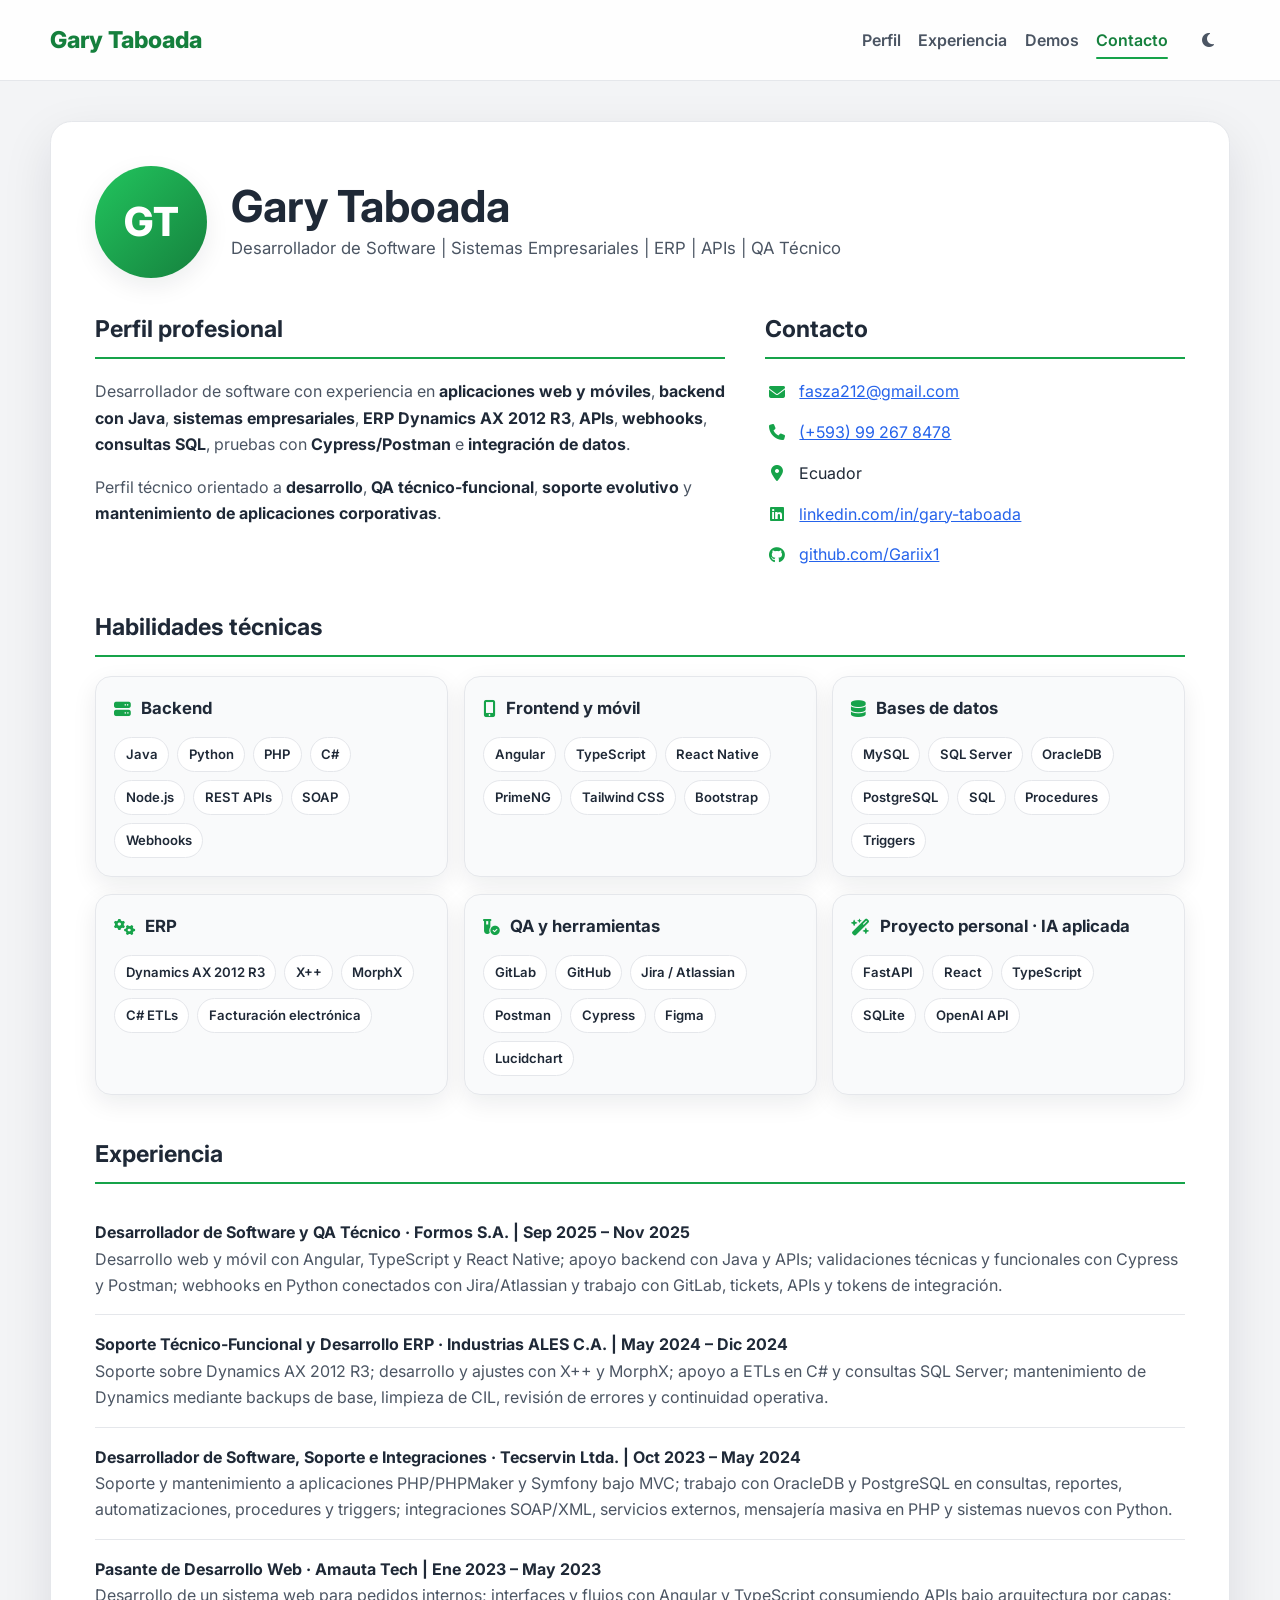
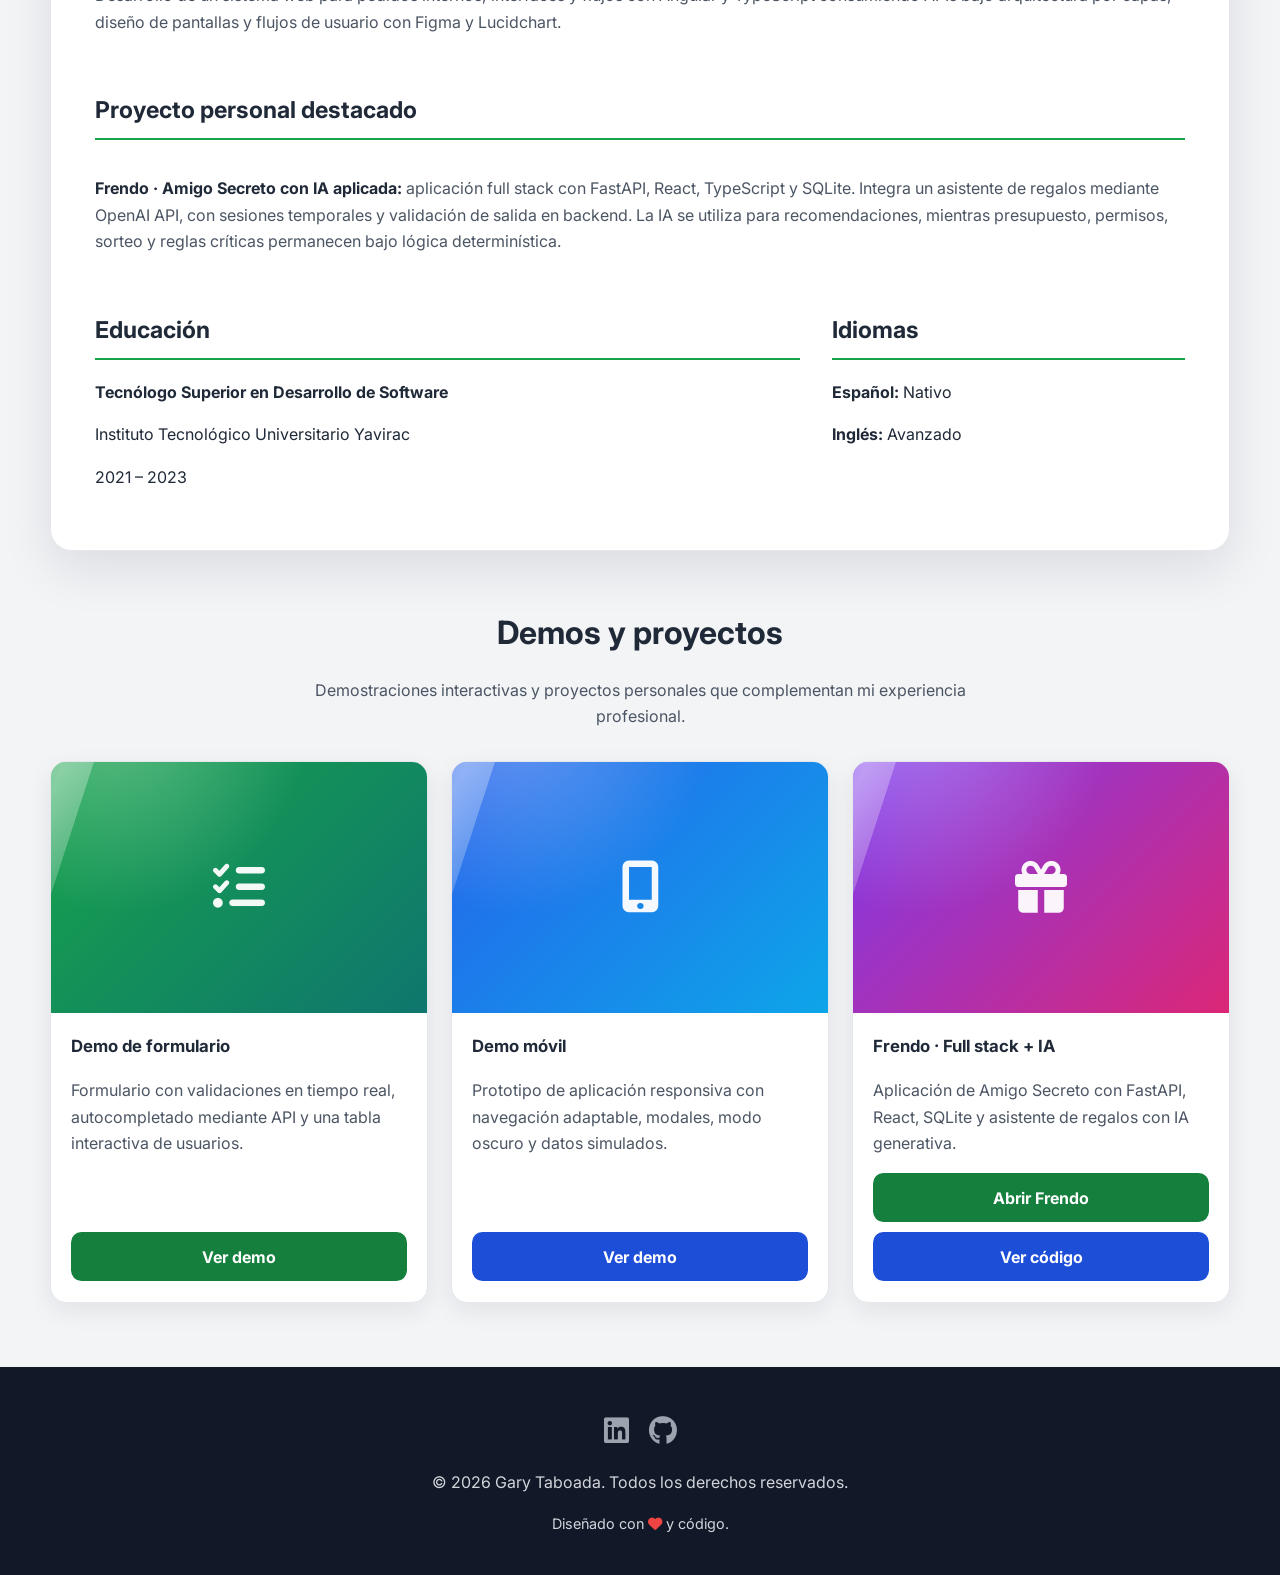
<file: index.html>
<!DOCTYPE html>
<html lang="es" class="scroll-smooth">
<head>
    <meta charset="UTF-8">
    <meta name="viewport" content="width=device-width, initial-scale=1.0">
    <meta name="description" content="Portafolio profesional de Gary Taboada, desarrollador de software con experiencia en aplicaciones web y móviles, backend, sistemas empresariales, ERP Dynamics AX 2012 R3, APIs, integraciones y QA técnico.">
    <meta name="theme-color" content="#15803d">
    <link rel="canonical" href="https://gariix1.github.io/portfo/">
    <meta property="og:type" content="website">
    <meta property="og:locale" content="es_EC">
    <meta property="og:title" content="Portafolio | Gary Taboada">
    <meta property="og:description" content="Desarrollador de software: aplicaciones web y móviles, backend, ERP, APIs e integraciones.">
    <meta property="og:url" content="https://gariix1.github.io/portfo/">
    <meta name="twitter:card" content="summary">
    <title>Portafolio | Gary Taboada</title>
    <link rel="icon" href="assets/favicon.svg" type="image/svg+xml">
    <script>
        /* Antes de pintar: activa .js (animaciones de entrada) y aplica el tema guardado, sin destello. */
        (function (d) {
            d.classList.add('js');
            try {
                var t = localStorage.getItem('portfolio-theme');
                if (t === 'dark' || (t !== 'light' && matchMedia('(prefers-color-scheme: dark)').matches)) d.classList.add('dark');
            } catch (e) {}
        })(document.documentElement);
    </script>

    <link rel="preconnect" href="https://fonts.googleapis.com">
    <link rel="preconnect" href="https://fonts.gstatic.com" crossorigin>
    <link href="https://fonts.googleapis.com/css2?family=Inter:wght@300;400;500;600;700;800&display=swap" rel="stylesheet">
    <link rel="stylesheet" href="https://cdnjs.cloudflare.com/ajax/libs/font-awesome/6.5.1/css/all.min.css">
    <link rel="stylesheet" href="assets/shared.css">
    <link rel="stylesheet" href="assets/styles.css">
    <script src="assets/shared.js" defer></script>
    <script src="assets/app.js" defer></script>
</head>
<body>
    <a class="skip-link" href="#contenido-principal">Saltar al contenido principal</a>

    <header class="site-header">
        <div class="container header-content">
            <a class="brand" href="#perfil" aria-label="Ir al perfil de Gary Taboada">Gary Taboada</a>

            <nav class="desktop-nav" aria-label="Navegación principal">
                <a href="#perfil">Perfil</a>
                <a href="#experiencia">Experiencia</a>
                <a href="#demos">Demos</a>
                <a href="#contacto">Contacto</a>
                <button class="icon-button theme-toggle" type="button" aria-label="Activar modo oscuro" aria-pressed="false">
                    <i class="fa-solid fa-moon" aria-hidden="true"></i>
                </button>
            </nav>

            <div class="mobile-actions">
                <button class="icon-button theme-toggle" type="button" aria-label="Activar modo oscuro" aria-pressed="false">
                    <i class="fa-solid fa-moon" aria-hidden="true"></i>
                </button>
            </div>
        </div>
    </header>

    <main id="contenido-principal" class="container main-content">
        <section id="perfil" class="panel profile-panel" aria-labelledby="profile-title">
            <div class="profile-heading reveal">
                <div class="avatar" aria-hidden="true">GT</div>
                <div>
                    <h1 id="profile-title">Gary Taboada</h1>
                    <p class="professional-title">Desarrollador de Software | Sistemas Empresariales | ERP | APIs | QA Técnico</p>
                </div>
            </div>

            <div class="profile-grid">
                <article class="reveal" style="--i:1">
                    <h2>Perfil profesional</h2>
                    <div class="prose">
                        <p>Desarrollador de software con experiencia en <strong>aplicaciones web y móviles</strong>, <strong>backend con Java</strong>, <strong>sistemas empresariales</strong>, <strong>ERP Dynamics AX 2012 R3</strong>, <strong>APIs</strong>, <strong>webhooks</strong>, <strong>consultas SQL</strong>, pruebas con <strong>Cypress/Postman</strong> e <strong>integración de datos</strong>.</p>
                        <p>Perfil técnico orientado a <strong>desarrollo</strong>, <strong>QA técnico-funcional</strong>, <strong>soporte evolutivo</strong> y <strong>mantenimiento de aplicaciones corporativas</strong>.</p>
                    </div>
                </article>

                <aside id="contacto" class="reveal" style="--i:2" aria-labelledby="contact-title">
                    <h2 id="contact-title">Contacto</h2>
                    <ul class="contact-list">
                        <li><i class="fa-solid fa-envelope" aria-hidden="true"></i><a href="mailto:fasza212@gmail.com">fasza212@gmail.com</a></li>
                        <li><i class="fa-solid fa-phone" aria-hidden="true"></i><a href="tel:+593992678478">(+593) 99 267 8478</a></li>
                        <li><i class="fa-solid fa-location-dot" aria-hidden="true"></i><span>Ecuador</span></li>
                        <li><i class="fa-brands fa-linkedin" aria-hidden="true"></i><a href="https://www.linkedin.com/in/gary-taboada-2b381320a" target="_blank" rel="noopener noreferrer">linkedin.com/in/gary-taboada</a></li>
                        <li><i class="fa-brands fa-github" aria-hidden="true"></i><a href="https://github.com/Gariix1" target="_blank" rel="noopener noreferrer">github.com/Gariix1</a></li>
                    </ul>
                </aside>
            </div>

            <section class="profile-section" aria-labelledby="tech-title">
                <h2 id="tech-title">Habilidades técnicas</h2>
                <div class="tech-grid" data-stagger="pop">
                    <article class="info-card lift">
                        <h3><i class="fa-solid fa-server" aria-hidden="true"></i>Backend</h3>
                        <div class="badges"><span>Java</span><span>Python</span><span>PHP</span><span>C#</span><span>Node.js</span><span>REST APIs</span><span>SOAP</span><span>Webhooks</span></div>
                    </article>
                    <article class="info-card lift">
                        <h3><i class="fa-solid fa-mobile-screen-button" aria-hidden="true"></i>Frontend y móvil</h3>
                        <div class="badges"><span>Angular</span><span>TypeScript</span><span>React Native</span><span>PrimeNG</span><span>Tailwind CSS</span><span>Bootstrap</span></div>
                    </article>
                    <article class="info-card lift">
                        <h3><i class="fa-solid fa-database" aria-hidden="true"></i>Bases de datos</h3>
                        <div class="badges"><span>MySQL</span><span>SQL Server</span><span>OracleDB</span><span>PostgreSQL</span><span>SQL</span><span>Procedures</span><span>Triggers</span></div>
                    </article>
                    <article class="info-card lift">
                        <h3><i class="fa-solid fa-gears" aria-hidden="true"></i>ERP</h3>
                        <div class="badges"><span>Dynamics AX 2012 R3</span><span>X++</span><span>MorphX</span><span>C# ETLs</span><span>Facturación electrónica</span></div>
                    </article>
                    <article class="info-card lift">
                        <h3><i class="fa-solid fa-vial-circle-check" aria-hidden="true"></i>QA y herramientas</h3>
                        <div class="badges"><span>GitLab</span><span>GitHub</span><span>Jira / Atlassian</span><span>Postman</span><span>Cypress</span><span>Figma</span><span>Lucidchart</span></div>
                    </article>
                    <article class="info-card lift">
                        <h3><i class="fa-solid fa-wand-magic-sparkles" aria-hidden="true"></i>Proyecto personal · IA aplicada</h3>
                        <div class="badges"><span>FastAPI</span><span>React</span><span>TypeScript</span><span>SQLite</span><span>OpenAI API</span></div>
                    </article>
                </div>
            </section>

            <section id="experiencia" class="profile-section" aria-labelledby="experience-title">
                <h2 id="experience-title">Experiencia</h2>
                <ul class="project-list" data-stagger>
                    <li>
                        <strong>Desarrollador de Software y QA Técnico · Formos S.A. | Sep 2025 – Nov 2025</strong><br>
                        Desarrollo web y móvil con Angular, TypeScript y React Native; apoyo backend con Java y APIs; validaciones técnicas y funcionales con Cypress y Postman; webhooks en Python conectados con Jira/Atlassian y trabajo con GitLab, tickets, APIs y tokens de integración.
                    </li>
                    <li>
                        <strong>Soporte Técnico-Funcional y Desarrollo ERP · Industrias ALES C.A. | May 2024 – Dic 2024</strong><br>
                        Soporte sobre Dynamics AX 2012 R3; desarrollo y ajustes con X++ y MorphX; apoyo a ETLs en C# y consultas SQL Server; mantenimiento de Dynamics mediante backups de base, limpieza de CIL, revisión de errores y continuidad operativa.
                    </li>
                    <li>
                        <strong>Desarrollador de Software, Soporte e Integraciones · Tecservin Ltda. | Oct 2023 – May 2024</strong><br>
                        Soporte y mantenimiento a aplicaciones PHP/PHPMaker y Symfony bajo MVC; trabajo con OracleDB y PostgreSQL en consultas, reportes, automatizaciones, procedures y triggers; integraciones SOAP/XML, servicios externos, mensajería masiva en PHP y sistemas nuevos con Python.
                    </li>
                    <li>
                        <strong>Pasante de Desarrollo Web · Amauta Tech | Ene 2023 – May 2023</strong><br>
                        Desarrollo de un sistema web para pedidos internos; interfaces y flujos con Angular y TypeScript consumiendo APIs bajo arquitectura por capas; diseño de pantallas y flujos de usuario con Figma y Lucidchart.
                    </li>
                </ul>
            </section>

            <section class="profile-section" aria-labelledby="project-title">
                <h2 id="project-title">Proyecto personal destacado</h2>
                <ul class="project-list" data-stagger>
                    <li><strong>Frendo · Amigo Secreto con IA aplicada:</strong> aplicación full stack con FastAPI, React, TypeScript y SQLite. Integra un asistente de regalos mediante OpenAI API, con sesiones temporales y validación de salida en backend. La IA se utiliza para recomendaciones, mientras presupuesto, permisos, sorteo y reglas críticas permanecen bajo lógica determinística.</li>
                </ul>
            </section>

            <div class="two-column-sections">
                <section class="profile-section reveal" aria-labelledby="education-title">
                    <h2 id="education-title">Educación</h2>
                    <p><strong>Tecnólogo Superior en Desarrollo de Software</strong></p>
                    <p>Instituto Tecnológico Universitario Yavirac</p>
                    <p>2021 – 2023</p>
                </section>

                <section class="profile-section reveal" style="--i:1" aria-labelledby="languages-title">
                    <h2 id="languages-title">Idiomas</h2>
                    <p><strong>Español:</strong> Nativo</p>
                    <p><strong>Inglés:</strong> Avanzado</p>
                </section>
            </div>
        </section>

        <section id="demos" class="demos-section" aria-labelledby="demos-title">
            <h2 id="demos-title" class="reveal">Demos y proyectos</h2>
            <p class="section-intro reveal" style="--i:1">Demostraciones interactivas y proyectos personales que complementan mi experiencia profesional.</p>

            <div class="demo-grid" data-stagger>
                <article class="demo-card lift shine">
                    <div class="demo-cover cover-green" aria-hidden="true"><i class="fa-solid fa-list-check"></i></div>
                    <div class="demo-body">
                        <h3>Demo de formulario</h3>
                        <p>Formulario con validaciones en tiempo real, autocompletado mediante API y una tabla interactiva de usuarios.</p>
                        <a class="button button-green press" href="content/demos/demo1.html">Ver demo</a>
                    </div>
                </article>

                <article class="demo-card lift shine">
                    <div class="demo-cover cover-blue" aria-hidden="true"><i class="fa-solid fa-mobile-screen-button"></i></div>
                    <div class="demo-body">
                        <h3>Demo móvil</h3>
                        <p>Prototipo de aplicación responsiva con navegación adaptable, modales, modo oscuro y datos simulados.</p>
                        <a class="button button-blue press" href="content/demos/demo2.html">Ver demo</a>
                    </div>
                </article>

                <article class="demo-card lift shine">
                    <div class="demo-cover cover-violet" aria-hidden="true"><i class="fa-solid fa-gift"></i></div>
                    <div class="demo-body">
                        <h3>Frendo · Full stack + IA</h3>
                        <p>Aplicación de Amigo Secreto con FastAPI, React, SQLite y asistente de regalos con IA generativa.</p>
                        <a class="button button-green press" href="https://frendo-project-front.onrender.com" target="_blank" rel="noopener noreferrer">Abrir Frendo <span class="sr-only">(se abre en una pestaña nueva)</span></a>
                        <a class="button button-blue button-stack press" href="https://github.com/Gariix1/frendo_project" target="_blank" rel="noopener noreferrer">Ver código <span class="sr-only">(se abre en una pestaña nueva)</span></a>
                    </div>
                </article>
            </div>
        </section>
    </main>

    <footer class="site-footer">
        <div class="container">
            <div class="social-links" aria-label="Redes profesionales">
                <a href="https://www.linkedin.com/in/gary-taboada-2b381320a" target="_blank" rel="noopener noreferrer" aria-label="LinkedIn de Gary Taboada"><i class="fa-brands fa-linkedin" aria-hidden="true"></i></a>
                <a href="https://github.com/Gariix1" target="_blank" rel="noopener noreferrer" aria-label="GitHub de Gary Taboada"><i class="fa-brands fa-github" aria-hidden="true"></i></a>
            </div>
            <p>&copy; <span id="current-year"></span> Gary Taboada. Todos los derechos reservados.</p>
            <p class="footer-note">Diseñado con <i class="fa-solid fa-heart" aria-hidden="true"></i> y código.</p>
        </div>
    </footer>

    <nav class="floating-nav" aria-label="Navegación inferior">
        <a href="#perfil"><i class="fa-solid fa-user" aria-hidden="true"></i><span>Perfil</span></a>
        <a href="#experiencia"><i class="fa-solid fa-briefcase" aria-hidden="true"></i><span>Experiencia</span></a>
        <a href="#demos"><i class="fa-solid fa-flask" aria-hidden="true"></i><span>Demos</span></a>
        <a href="#contacto"><i class="fa-solid fa-envelope" aria-hidden="true"></i><span>Contacto</span></a>
    </nav>
</body>
</html>
</file>
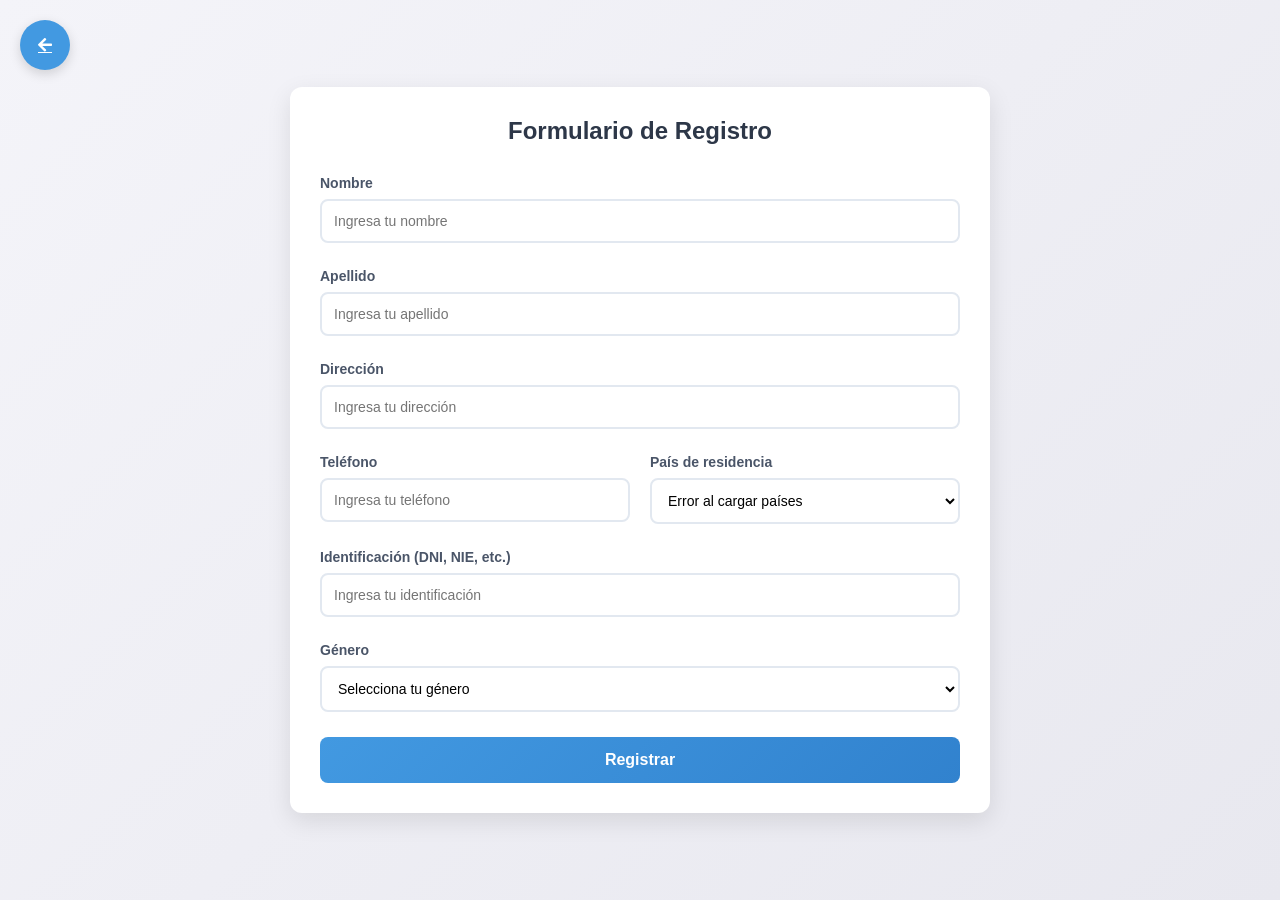
<file: demos/demo1.html>
<!DOCTYPE html>
<html lang="es">

<head>
    <meta charset="UTF-8">
    <meta name="viewport" content="width=device-width, initial-scale=1.0">
    <link rel="stylesheet" href="https://cdnjs.cloudflare.com/ajax/libs/font-awesome/5.15.4/css/all.min.css">
    <title>Formulario Validado</title>
    <style>
        * {
            margin: 0;
            padding: 0;
            box-sizing: border-box;
        }

        body {
            font-family: Arial, sans-serif;
            background: linear-gradient(135deg, #f4f4f9 0%, #e8e8ef 100%);
            display: flex;
            justify-content: center;
            align-items: center;
            min-height: 100vh;
            padding: 20px;
            margin: 0;
        }

        .back-button {
            position: fixed;
            top: 20px;
            left: 20px;
            background: #4299e1;
            color: white;
            width: 50px;
            height: 50px;
            border-radius: 50%;
            display: flex;
            align-items: center;
            justify-content: center;
            cursor: pointer;
            box-shadow: 0 4px 12px rgba(0, 0, 0, 0.15);
            transition: all 0.3s ease;
            z-index: 1000;
        }

        .back-button:hover {
            transform: translateY(-2px);
            box-shadow: 0 6px 16px rgba(0, 0, 0, 0.2);
            background: #3182ce;
        }

        .notification {
            position: fixed;
            top: 20px;
            right: 20px;
            padding: 15px 25px;
            border-radius: 8px;
            color: white;
            font-weight: 500;
            transform: translateX(150%);
            transition: transform 0.3s ease;
            z-index: 1000;
        }

        .notification.success {
            background: #38a169;
        }

        .notification.error {
            background: #e53e3e;
        }

        .notification.show {
            transform: translateX(0);
        }

        form {
            background-color: #fff;
            padding: 30px;
            border-radius: 12px;
            box-shadow: 0 8px 24px rgba(0, 0, 0, 0.1);
            width: 100%;
            max-width: 700px;
        }

        h2 {
            margin-bottom: 30px;
            text-align: center;
            color: #2d3748;
            font-size: 24px;
        }

        .form-group {
            margin-bottom: 25px;
            position: relative;
        }

        .form-row {
            display: grid;
            grid-template-columns: repeat(auto-fit, minmax(250px, 1fr));
            gap: 20px;
        }

        label {
            font-size: 14px;
            font-weight: 600;
            color: #4a5568;
            margin-bottom: 8px;
            display: block;
        }

        input,
        select {
            width: 100%;
            padding: 12px;
            font-size: 14px;
            border: 2px solid #e2e8f0;
            border-radius: 8px;
            transition: all 0.3s cubic-bezier(0.4, 0, 0.2, 1);
            background-color: #fff;
        }

        input:focus,
        select:focus {
            outline: none;
            border-color: #4299e1;
            box-shadow: 0 0 0 3px rgba(66, 153, 225, 0.15);
        }

        input.error,
        select.error {
            border-color: #e53e3e;
            animation: shake 0.5s cubic-bezier(0.36, 0.07, 0.19, 0.97) both;
        }

        input.success,
        select.success {
            border-color: #38a169;
        }

        .error-message {
            font-size: 12px;
            color: #e53e3e;
            position: absolute;
            bottom: -20px;
            left: 0;
            opacity: 0;
            transform: translateY(-10px);
            transition: all 0.3s ease;
        }

        .error-message.visible {
            opacity: 1;
            transform: translateY(0);
        }

        button {
            width: 100%;
            padding: 14px;
            background: linear-gradient(135deg, #4299e1 0%, #3182ce 100%);
            color: white;
            font-size: 16px;
            font-weight: 600;
            border: none;
            border-radius: 8px;
            cursor: pointer;
            transition: all 0.3s ease;
            position: relative;
            overflow: hidden;
        }

        button:hover {
            background: linear-gradient(135deg, #3182ce 0%, #2c5282 100%);
            transform: translateY(-1px);
            box-shadow: 0 4px 12px rgba(66, 153, 225, 0.2);
        }

        button:active {
            transform: translateY(0);
        }

        @keyframes shake {

            10%,
            90% {
                transform: translateX(-1px);
            }

            20%,
            80% {
                transform: translateX(2px);
            }

            30%,
            50%,
            70% {
                transform: translateX(-3px);
            }

            40%,
            60% {
                transform: translateX(3px);
            }
        }

        @media (max-width: 600px) {
            form {
                padding: 20px;
            }
        }
    </style>
</head>

<body>
    <a href="../index.html" class="back-button">
        <i class="fas fa-arrow-left"></i>
    </a>

    <div id="notification" class="notification"></div>

    <form id="registrationForm">
        <h2>Formulario de Registro</h2>

        <div class="form-group">
            <label for="nombre">Nombre</label>
            <input type="text" id="nombre" name="nombre" placeholder="Ingresa tu nombre" required>
            <div class="error-message"></div>
        </div>

        <div class="form-group">
            <label for="apellido">Apellido</label>
            <input type="text" id="apellido" name="apellido" placeholder="Ingresa tu apellido" required>
            <div class="error-message"></div>
        </div>

        <div class="form-group">
            <label for="direccion">Dirección</label>
            <input type="text" id="direccion" name="direccion" placeholder="Ingresa tu dirección" required>
            <div class="error-message"></div>
        </div>

        <div class="form-row">
            <div class="form-group">
                <label for="telefono">Teléfono</label>
                <input type="tel" id="telefono" name="telefono" placeholder="Ingresa tu teléfono" required>
                <div class="error-message"></div>
            </div>

            <div class="form-group">
                <label for="pais">País de residencia</label>
                <select id="pais" name="pais" required>
                    <option value="">Selecciona tu país</option>
                </select>
                <div class="error-message"></div>
            </div>
        </div>

        <div class="form-group">
            <label for="identificacion">Identificación (DNI, NIE, etc.)</label>
            <input type="text" id="identificacion" name="identificacion" placeholder="Ingresa tu identificación"
                required>
            <div class="error-message"></div>
        </div>

        <div class="form-group">
            <label for="genero">Género</label>
            <select id="genero" name="genero" required>
                <option value="">Selecciona tu género</option>
                <option value="masculino">Masculino</option>
                <option value="femenino">Femenino</option>
                <option value="otro">Otro</option>
            </select>
            <div class="error-message"></div>
        </div>

        <button type="submit">
            Registrar
        </button>
    </form>

    <script>
        const form = document.getElementById('registrationForm');
        const inputs = form.querySelectorAll('input, select');

        const patterns = {
            nombre: /^[a-zA-ZÀ-ÿ\s]{2,200}$/,
            apellido: /^[a-zA-ZÀ-ÿ\s]{2,200}$/,
            direccion: /^[a-zA-Z0-9À-ÿ\s\#\.\,]{5,100}$/,
            telefono: /^[0-9]{7,15}$/,
            identificacion: /^[a-zA-Z0-9]{9,16}$/
        };

        const errorMessages = {
            nombre: 'El nombre debe contener solo letras y tener entre 2 y 200 caracteres',
            apellido: 'El apellido debe contener solo letras y tener entre 2 y 200 caracteres',
            direccion: 'La dirección debe tener entre 5 y 100 caracteres',
            telefono: 'El teléfono debe contener entre 7 y 15 números',
            identificacion: 'La identificación debe tener entre 9 y 16 caracteres alfanuméricos',
            pais: 'Selecciona un país',
            genero: 'Selecciona un género'
        };

        function validateField(input) {
            const fieldName = input.name;
            const value = input.value.trim();
            const errorElement = input.nextElementSibling;

            if (!value) {
                showError(input, `El campo ${fieldName} es requerido`);
                return false;
            }

            if (patterns[fieldName]) {
                if (!patterns[fieldName].test(value)) {
                    showError(input, errorMessages[fieldName]);
                    return false;
                }
            } else if (input.tagName === 'SELECT' && !value) {
                showError(input, errorMessages[fieldName]);
                return false;
            }

            showSuccess(input);
            return true;
        }

        function showError(input, message) {
            input.classList.remove('success');
            input.classList.add('error');
            const errorElement = input.nextElementSibling;
            errorElement.textContent = message;
            errorElement.classList.add('visible');
        }

        function showSuccess(input) {
            input.classList.remove('error');
            input.classList.add('success');
            const errorElement = input.nextElementSibling;
            errorElement.textContent = '';
            errorElement.classList.remove('visible');
        }

        inputs.forEach(input => {
            input.addEventListener('input', () => validateField(input));
            input.addEventListener('blur', () => validateField(input));
        });

        function showNotification(message, type) {
            const notification = document.getElementById('notification');
            notification.textContent = message;
            notification.className = `notification ${type}`;
            setTimeout(() => notification.classList.add('show'), 100);
            
            setTimeout(() => {
                notification.classList.remove('show');
            }, 3000);
        }

        form.addEventListener('submit', (e) => {
            e.preventDefault();
            let hasErrors = false;
            
            inputs.forEach(input => {
                if (!validateField(input)) {
                    hasErrors = true;
                }
            });

            if (hasErrors) {
                showNotification('Por favor, corrija los campos marcados en rojo antes de continuar', 'error');
                return;
            }

            const button = form.querySelector('button');
            button.textContent = 'Enviando...';
            button.disabled = true;
            
            setTimeout(() => {
                showNotification('¡Registro completado con éxito!', 'success');
                button.textContent = 'Registrar';
                button.disabled = false;
                form.reset();
                inputs.forEach(input => {
                    input.classList.remove('success');
                });
            }, 1500);
        });

        async function populateCountries() {
            try {
                const response = await fetch('https://restcountries.com/v3.1/all');
                const countries = await response.json();
                const select = document.getElementById('pais');

                const sortedCountries = countries
                    .map(country => ({
                        name: country.translations.spa?.common || country.name.common,
                        code: country.cca2
                    }))
                    .sort((a, b) => a.name.localeCompare(b.name));

                sortedCountries.forEach(country => {
                    const option = document.createElement('option');
                    option.value = country.code;
                    option.textContent = country.name;
                    select.appendChild(option);
                });
            } catch (error) {
                console.error('Error al obtener la lista de países', error);
                const select = document.getElementById('pais');
                select.innerHTML = '<option value="">Error al cargar países</option>';
            }
        }

        document.addEventListener('DOMContentLoaded', populateCountries);
    </script>

</body>

</html>
</file>
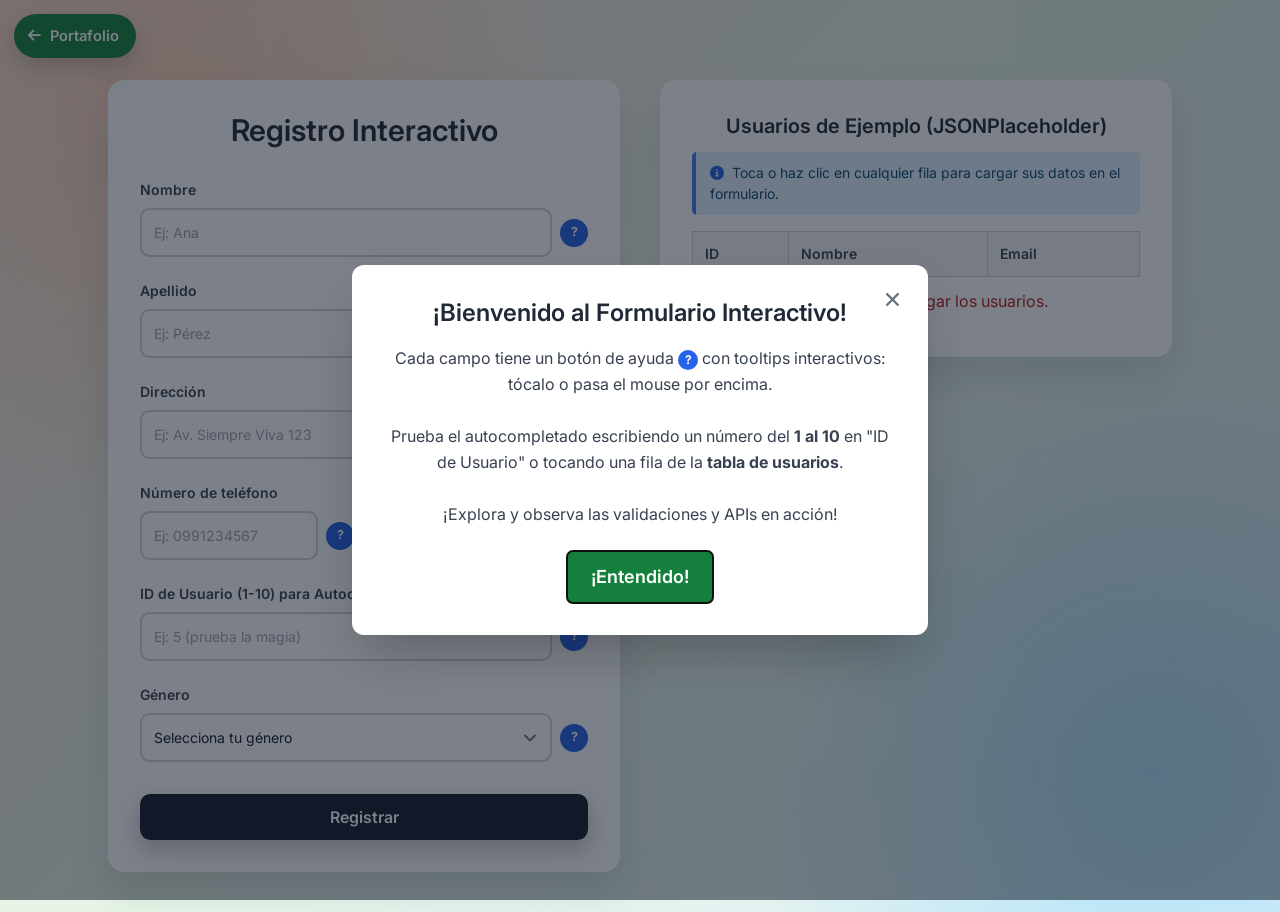
<file: content/demos/demo1.html>
<!DOCTYPE html>
<html lang="es">
<head>
    <meta charset="UTF-8">
    <meta name="viewport" content="width=device-width, initial-scale=1.0, viewport-fit=cover">
    <meta name="description" content="Demo de formulario con validaciones en tiempo real, autocompletado mediante API y tabla interactiva.">
    <meta name="theme-color" content="#15803d">
    <title>Formulario de Validación Interactivo | Gary Taboada</title>
    <link rel="icon" href="../../assets/favicon.svg" type="image/svg+xml">
    <script>document.documentElement.classList.add('js');</script>
    <link rel="preconnect" href="https://fonts.googleapis.com">
    <link rel="preconnect" href="https://fonts.gstatic.com" crossorigin>
    <link href="https://fonts.googleapis.com/css2?family=Inter:wght@400;500;600;700&display=swap" rel="stylesheet">
    <link rel="stylesheet" href="https://cdnjs.cloudflare.com/ajax/libs/font-awesome/6.5.1/css/all.min.css">
    <link rel="stylesheet" href="../../assets/tailwind.css">
    <link rel="stylesheet" href="../../assets/shared.css">
    <link rel="stylesheet" href="../../assets/demo1.css">
    <script src="../../assets/shared.js" defer></script>
    <script src="../../assets/demo1.js" defer></script>
</head>
<body class="demo1">
    <a href="../../index.html#demos" class="back-link" aria-label="Volver al portafolio">
        <i class="fa-solid fa-arrow-left" aria-hidden="true"></i><span class="back-link__label">Portafolio</span>
    </a>

    <div id="notification" class="toast" role="status" aria-live="polite"></div>

    <main class="flex flex-col lg:flex-row gap-10 items-start justify-center w-full max-w-6xl">
        <form id="registrationForm" class="demo-panel p-6 sm:p-8 w-full max-w-lg" novalidate data-stagger>
            <h1 class="mb-8 text-center text-3xl font-semibold text-gray-800">Registro Interactivo</h1>
            <div class="form-group relative mb-6">
                <label for="name" class="block text-sm font-semibold text-gray-700 mb-2">Nombre</label>
                <div class="flex items-center">
                    <input type="text" id="name" name="name" placeholder="Ej: Ana" autocomplete="given-name" required class="field">
                    <div class="tooltip-container">
                        <button type="button" class="help-icon" aria-label="Ayuda sobre este campo" aria-expanded="false" aria-controls="tip-name">?</button>
                        <div class="tooltip-text" id="tip-name" role="tooltip"><strong>Nombre:</strong> Ingresa tu nombre.<br><em>Tecnología:</em> Validación simple con JavaScript (RegEx) para permitir letras y espacios (2-200 caracteres).</div>
                    </div>
                </div>
                <div class="error-message" role="alert"></div>
            </div>
            <div class="form-group relative mb-6">
                <label for="Lastname" class="block text-sm font-semibold text-gray-700 mb-2">Apellido</label>
                <div class="flex items-center">
                    <input type="text" id="Lastname" name="Lastname" placeholder="Ej: Pérez" autocomplete="family-name" required class="field">
                    <div class="tooltip-container">
                        <button type="button" class="help-icon" aria-label="Ayuda sobre este campo" aria-expanded="false" aria-controls="tip-Lastname">?</button>
                        <div class="tooltip-text" id="tip-Lastname" role="tooltip"><strong>Apellido:</strong> Ingresa tu apellido.<br><em>Tecnología:</em> Similar al nombre, validado con JavaScript para letras y espacios (2-200 caracteres).</div>
                    </div>
                </div>
                <div class="error-message" role="alert"></div>
            </div>
            <div class="form-group relative mb-6">
                <label for="Address" class="block text-sm font-semibold text-gray-700 mb-2">Dirección</label>
                <div class="flex items-center">
                    <input type="text" id="Address" name="Address" placeholder="Ej: Av. Siempre Viva 123" autocomplete="street-address" required class="field">
                    <div class="tooltip-container">
                        <button type="button" class="help-icon" aria-label="Ayuda sobre este campo" aria-expanded="false" aria-controls="tip-Address">?</button>
                        <div class="tooltip-text" id="tip-Address" role="tooltip"><strong>Dirección:</strong> Escribe tu dirección completa.<br><em>Validación:</em> Permite letras, números y símbolos comunes de dirección (#, ., ,). Longitud: 5-100 caracteres.</div>
                    </div>
                </div>
                <div class="error-message" role="alert"></div>
            </div>
            <div class="form-row grid grid-cols-1 md:grid-cols-2 gap-5 mb-6">
                <div class="form-group relative">
                    <label for="phone" class="block text-sm font-semibold text-gray-700 mb-2">Número de teléfono</label>
                    <div class="flex items-center">
                        <input type="tel" inputmode="numeric" id="phone" name="phone" placeholder="Ej: 0991234567" autocomplete="tel" required class="field">
                        <div class="tooltip-container">
                        <button type="button" class="help-icon" aria-label="Ayuda sobre este campo" aria-expanded="false" aria-controls="tip-phone">?</button>
                        <div class="tooltip-text" id="tip-phone" role="tooltip"><strong>Teléfono:</strong> Solo números.<br><em>Validación:</em> Debe tener entre 7 y 15 dígitos. ¡Mira la validación en tiempo real!</div>
                    </div>
                    </div>
                    <div class="error-message" role="alert"></div>
                </div>
                <div class="form-group relative">
                    <label for="country" class="block text-sm font-semibold text-gray-700 mb-2">País</label>
                    <div class="flex items-center">
                        <select id="country" name="country" autocomplete="country" required class="field">
                            <option value="">Selecciona tu país</option>
                        </select>
                        <div class="tooltip-container">
                        <button type="button" class="help-icon" aria-label="Ayuda sobre este campo" aria-expanded="false" aria-controls="tip-country">?</button>
                        <div class="tooltip-text" id="tip-country" role="tooltip"><strong>País:</strong> Elige tu país de la lista.<br><em>Tecnología:</em> Se carga dinámicamente usando la API <strong>RestCountries</strong>.</div>
                    </div>
                    </div>
                    <div class="error-message" role="alert"></div>
                </div>
            </div>

            <div class="form-group relative mb-6">
                <label for="userId" class="block text-sm font-semibold text-gray-700 mb-2">ID de Usuario (1-10) para Autocompletar</label>
                <div class="flex items-center">
                    <input type="text" inputmode="numeric" id="userId" name="userId" placeholder="Ej: 5 (prueba la magia)" autocomplete="off" required class="field">
                    <div class="tooltip-container">
                        <button type="button" class="help-icon" aria-label="Ayuda sobre este campo" aria-expanded="false" aria-controls="tip-userId">?</button>
                        <div class="tooltip-text" id="tip-userId" role="tooltip"><strong>¡Campo Mágico!</strong> Ingresa un número del 1 al 10.<br>Al salir del campo, usaremos la API <strong>JSONPlaceholder</strong> para autocompletar datos. También puedes tocar un usuario de la tabla.</div>
                    </div>
                </div>
                <div class="error-message" role="alert"></div>
            </div>

            <div class="form-group relative mb-8">
                <label for="genero" class="block text-sm font-semibold text-gray-700 mb-2">Género</label>
                <div class="flex items-center">
                    <select id="genero" name="genero" required class="field">
                        <option value="">Selecciona tu género</option>
                            <option value="masculino">Masculino</option>
                            <option value="femenino">Femenino</option>
                            <option value="no-binario">No binario</option>
                            <option value="transmasculino">Transmasculino</option>
                            <option value="transfemenino">Transfemenino</option>
                            <option value="genderqueer">Genderqueer</option>
                            <option value="agender">Agénero</option>
                            <option value="otro">Otro</option>
                    </select>
                    <div class="tooltip-container">
                        <button type="button" class="help-icon" aria-label="Ayuda sobre este campo" aria-expanded="false" aria-controls="tip-genero">?</button>
                        <div class="tooltip-text" id="tip-genero" role="tooltip"><strong>Género:</strong> Elige una opción.<br>Este es un campo de selección estándar.</div>
                    </div>
                </div>
                <div class="error-message" role="alert"></div>
            </div>
            <button type="submit" id="submitButton" class="btn-submit press">
                <span class="button-text">Registrar</span>
            </button>
        </form>

        <section id="usersTableContainer" class="demo-panel reveal p-6 sm:p-8 w-full max-w-lg" style="--i:2" aria-labelledby="usersTitle">
            <h2 id="usersTitle" class="text-center text-xl font-semibold mb-3 text-gray-800">Usuarios de Ejemplo (JSONPlaceholder)</h2>
            <p class="table-info-tip"><i class="fa-solid fa-circle-info" aria-hidden="true"></i><span>Toca o haz clic en cualquier fila para cargar sus datos en el formulario.</span></p>
            <div class="overflow-x-auto">
                <table class="min-w-full border-collapse">
                    <thead>
                        <tr>
                            <th scope="col" class="p-3 text-left border border-gray-300 text-sm">ID</th>
                            <th scope="col" class="p-3 text-left border border-gray-300 text-sm">Nombre</th>
                            <th scope="col" class="p-3 text-left border border-gray-300 text-sm">Email</th>
                        </tr>
                    </thead>
                    <tbody id="usersTableBody"></tbody>
                </table>
            </div>
        </section>
    </main>

    <div id="tutorialModal" class="tutorial-modal" role="dialog" aria-modal="true" aria-labelledby="tutorialTitle" hidden>
        <div class="modal-card relative w-full max-w-xl bg-white p-8 rounded-xl shadow-2xl text-center">
            <button type="button" class="close-button absolute top-3 right-4 w-10 h-10 text-3xl leading-none text-gray-500 hover:text-black" aria-label="Cerrar">&times;</button>
            <h2 id="tutorialTitle" class="text-gray-800 text-2xl font-semibold mb-4">¡Bienvenido al Formulario Interactivo!</h2>
            <p class="text-gray-700 mb-6 leading-relaxed">
                Cada campo tiene un botón de ayuda <span class="inline-grid place-items-center w-5 h-5 bg-blue-600 text-white rounded-full text-xs font-bold align-middle" aria-hidden="true">?</span> con tooltips interactivos: tócalo o pasa el mouse por encima.
                <br><br>
                Prueba el autocompletado escribiendo un número del <strong>1 al 10</strong> en "ID de Usuario" o tocando una fila de la <strong>tabla de usuarios</strong>.
                <br><br>
                ¡Explora y observa las validaciones y APIs en acción!
            </p>
            <button id="startTutorial" type="button" class="press bg-green-700 text-white py-3 px-6 rounded-md text-lg font-semibold hover:bg-green-800">¡Entendido!</button>
        </div>
    </div>
</body>
</html>
</file>
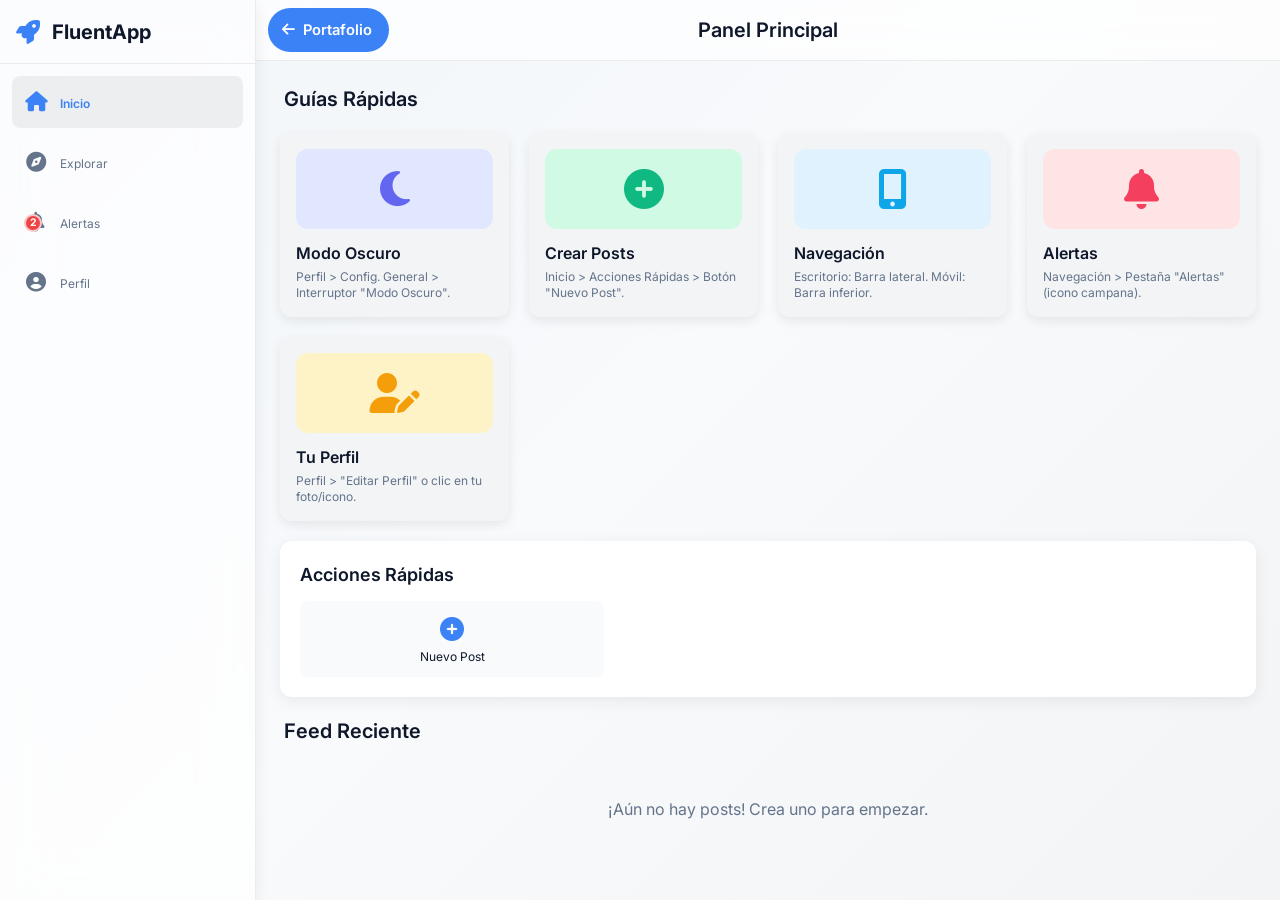
<file: content/demos/demo2.html>
<!DOCTYPE html>
<html lang="es">

<head>
    <meta charset="UTF-8">
    <meta name="viewport" content="width=device-width, initial-scale=1.0, viewport-fit=cover">
    <meta name="description" content="Prototipo de aplicación móvil responsiva con navegación adaptable, modales, modo oscuro y datos simulados.">
    <meta name="theme-color" content="#3b82f6">
    <title>Demo móvil FluentApp | Gary Taboada</title>
    <link rel="icon" href="../../assets/favicon.svg" type="image/svg+xml">
    <script>try { if (localStorage.getItem('darkMode') === 'enabled') document.documentElement.classList.add('dark'); } catch (_) {}</script>
    <link rel="preconnect" href="https://fonts.googleapis.com">
    <link rel="preconnect" href="https://fonts.gstatic.com" crossorigin>
    <link href="https://fonts.googleapis.com/css2?family=Inter:wght@400;500;600;700&display=swap" rel="stylesheet">
    <link rel="stylesheet" href="https://cdnjs.cloudflare.com/ajax/libs/font-awesome/6.5.1/css/all.min.css">
    <link rel="stylesheet" href="../../assets/tailwind.css">
    <link rel="stylesheet" href="../../assets/shared.css">
    <link rel="stylesheet" href="../../assets/demo2.css">
    <script src="../../assets/demo2.js" defer></script>
</head>

<body class="text-text-light-primary dark:text-text-dark-primary md:flex antialiased">

    <aside id="desktop-sidebar" class="hidden md:flex flex-col w-20 lg:w-64 h-screen bg-surface-light/70 dark:bg-surface-dark/80 backdrop-blur-xl border-r border-border-light dark:border-border-dark shadow-fluent dark:shadow-fluent-dark z-40 transition-all duration-300 ease-out">
        <div class="h-16 lg:p-4 flex items-center justify-center lg:justify-start border-b border-border-light dark:border-border-dark flex-shrink-0">
            <i class="fas fa-rocket text-2xl text-primary-light dark:text-primary-dark"></i>
            <span class="text-xl font-bold text-text-light-primary dark:text-text-dark-primary ml-3 hidden lg:block">FluentApp</span>
        </div>
        <nav class="flex-1 p-2 lg:p-3 space-y-1.5 lg:space-y-2 overflow-y-auto"> </nav>
    </aside>

    <div id="app-content-wrapper" class="flex-1 flex flex-col min-h-screen overflow-x-hidden relative">
        <header class="relative bg-surface-light/70 dark:bg-surface-dark/80 backdrop-blur-xl p-4 text-center border-b border-border-light dark:border-border-dark sticky top-0 z-30 shadow-fluent dark:shadow-fluent-dark md:shadow-none md:dark:shadow-none">
            <a href="../../index.html#demos" class="back-link back-link--inline" aria-label="Volver al portafolio">
                <i class="fa-solid fa-arrow-left" aria-hidden="true"></i><span class="back-link__label">Portafolio</span>
            </a>
            <h1 class="text-lg md:text-xl font-semibold text-text-light-primary dark:text-text-dark-primary" id="headerSubtitle">Bienvenido</h1>
        </header>

        <main id="main-content-area" class="flex-1 overflow-y-auto p-4 md:p-6 pb-24 md:pb-6">
            <div id="tab-inicio" class="tab-content hidden space-y-5"> 
                <div id="tutorial-feed-container" class="space-y-5">
                    <h2 class="text-xl font-semibold text-text-light-primary dark:text-text-dark-primary px-1">Guías Rápidas</h2>
                    <div id="tutorial-cards-grid" data-stagger-host class="grid grid-cols-2 sm:grid-cols-2 lg:grid-cols-3 xl:grid-cols-4 gap-4 md:gap-5">
                        </div>
                </div>
                
                <div class="bg-surface-light dark:bg-surface-elevated-dark rounded-xl shadow-fluent dark:shadow-fluent-dark p-4 md:p-5">
                    <h2 class="text-lg font-semibold mb-3">Acciones Rápidas</h2>
                    <div class="grid grid-cols-2 sm:grid-cols-3 gap-3">
                        <button id="create-new-post-btn" class="press flex flex-col items-center justify-center p-3 bg-slate-50 dark:bg-slate-800/70 hover:bg-slate-100 dark:hover:bg-slate-700/70 rounded-lg transition-colors">
                            <i class="fas fa-plus-circle text-2xl text-primary-light dark:text-primary-dark mb-1"></i><span class="text-xs text-center">Nuevo Post</span>
                        </button>
                    </div>
                </div>

                <div id="posts-feed-container" class="space-y-5">
                    <h2 class="text-xl font-semibold text-text-light-primary dark:text-text-dark-primary px-1">Feed Reciente</h2>
                    <p id="empty-feed-message" class="text-center text-text-light-secondary dark:text-text-dark-secondary py-8">¡Aún no hay posts! Crea uno para empezar.</p>
                </div>
            </div>

            <div id="tab-explorar" class="tab-content hidden space-y-5">
                <div class="search-input-container" id="explore-search-container"> 
                    <div class="relative">
                        <input type="search" id="search-input" placeholder="Buscar en recomendaciones y más..." class="search-input w-full py-3 px-4 text-sm bg-slate-100 dark:bg-slate-700/80 rounded-xl border border-transparent focus:ring-2 focus:ring-primary-light dark:focus:ring-primary-dark focus:border-transparent focus:outline-none transition-all shadow-sm hover:shadow-md">
                        <div id="search-suggestions" class="absolute top-full left-0 right-0 mt-1 bg-surface-light dark:bg-surface-elevated-dark rounded-lg shadow-lg z-10 overflow-hidden hidden"></div>
                    </div>
                </div>
                <div id="explore-default-content">
                    <h2 class="text-xl font-semibold text-text-light-primary dark:text-text-dark-primary mb-3 mt-3">Recomendaciones para ti</h2>
                    <div id="explore-recommendations-grid" data-stagger-host class="grid grid-cols-2 sm:grid-cols-3 md:grid-cols-3 lg:grid-cols-4 xl:grid-cols-5 gap-4"></div>
                </div>
                <div id="search-results-container" class="hidden space-y-4"></div>
            </div>
            
            <div id="tab-alertas" class="tab-content hidden space-y-0 p-0 md:p-0">
                 <div class="flex justify-between items-center p-4 border-b border-border-light dark:border-border-dark sticky top-0 bg-surface-light/80 dark:bg-surface-dark/80 backdrop-blur-sm md:rounded-t-xl z-10">
                    <h2 class="text-xl font-semibold">Notificaciones</h2>
                    <button id="mark-all-read-btn" class="text-sm text-primary-light dark:text-primary-dark hover:underline">Marcar todas como leídas</button>
                </div>
                <div id="notifications-list" data-stagger-host class="p-4 space-y-3"></div>
            </div>

            <div id="tab-perfil" class="tab-content hidden space-y-5">
                <div class="bg-surface-light dark:bg-surface-elevated-dark rounded-xl shadow-fluent dark:shadow-fluent-dark p-5 text-center">
                    <div class="profile-picture-container" id="profile-picture-display" title="Cambiar icono de perfil">
                        <i class="fas fa-user"></i> 
                    </div>
                    
                    <div id="profile-name-display" class="mt-4">
                        <h2 class="text-2xl font-bold inline" id="profile-name-text">Alex Innova</h2>
                    </div>
                    <div id="profile-role-display" class="text-sm font-medium text-primary-light dark:text-primary-dark">
                        <span id="profile-role-text">Explorador Digital</span>
                    </div>
                    <p class="text-sm text-text-light-secondary dark:text-text-dark-secondary mt-3 max-w-md mx-auto" id="profile-bio-display">
                        Apasionado por la tecnología, IA y el futuro digital. Siempre aprendiendo y explorando nuevas ideas.
                    </p>
                     <button id="edit-profile-main-btn" class="press mt-6 w-full sm:w-auto bg-gradient-to-r from-primary-light to-blue-500 dark:from-primary-dark dark:to-violet-500 text-white font-semibold py-2.5 px-6 rounded-lg hover:opacity-90 hover:shadow-lg">
                        Editar Perfil
                    </button>
                </div>
                <div class="bg-surface-light dark:bg-surface-elevated-dark rounded-xl shadow-fluent dark:shadow-fluent-dark p-4 md:p-5">
                    <h2 class="text-lg font-semibold mb-1">Configuración General</h2>
                    <ul class="divide-y divide-border-light dark:divide-border-dark">
                        <li class="py-3.5">
                            <div class="flex justify-between items-center">
                                <div class="flex items-center space-x-3">
                                    <div class="w-8 h-8 rounded-full bg-blue-100 dark:bg-blue-900/50 flex items-center justify-center flex-shrink-0"><i class="fas fa-shield-alt h-4 w-4 text-primary-light dark:text-blue-400"></i></div>
                                    <span class="text-sm">Seguridad de Cuenta (2FA)</span>
                                </div>
                                <button type="button" role="switch" aria-checked="false" aria-label="Seguridad de cuenta (2FA)" class="toggle-switch w-12 h-7 flex items-center rounded-full p-1 bg-gray-300 dark:bg-gray-700" data-setting="accountSecurity" data-active="false">
                                    <div class="toggle-dot w-5 h-5 rounded-full bg-white shadow-md transform transition-transform duration-300"></div>
                                </button>
                            </div>
                            <p id="account-security-status" class="text-xs text-text-light-secondary dark:text-text-dark-secondary mt-1.5 ml-11 hidden"></p>
                        </li>
                        <li class="py-3.5 flex justify-between items-center"><div class="flex items-center space-x-3"><div class="w-8 h-8 rounded-full bg-purple-100 dark:bg-purple-900/50 flex items-center justify-center flex-shrink-0"><i class="fas fa-moon h-4 w-4 text-primary-dark dark:text-purple-400"></i></div><span class="text-sm">Modo Oscuro</span></div><button type="button" role="switch" aria-checked="false" aria-label="Modo oscuro" id="darkModeSwitch" class="toggle-switch w-12 h-7 flex items-center rounded-full p-1 bg-gray-300 dark:bg-gray-700" data-active="false"><div class="toggle-dot w-5 h-5 rounded-full bg-white shadow-md transform transition-transform duration-300"></div></button></li>
                    </ul>
                </div>
            </div>
        </main>

        <nav id="mobile-navbar" class="md:hidden bg-surface-light/80 dark:bg-surface-dark/80 backdrop-blur-xl border-t border-border-light dark:border-border-dark fixed bottom-3 left-1/2 w-[calc(100%-1.5rem)] max-w-sm z-30 rounded-2xl shadow-fluent-nav-mobile dark:shadow-fluent-nav-mobile-dark">
            <div class="flex justify-around px-1.5 py-1.5"> </div>
        </nav>
    </div>

    <div id="modal-new-post" class="modal-overlay hidden" role="dialog" aria-modal="true" aria-label="Crear nuevo post">
        <div class="modal-content bg-surface-elevated-light dark:bg-surface-elevated-dark text-text-light-primary dark:text-text-dark-primary rounded-xl shadow-fluent-modal dark:shadow-fluent-modal-dark p-6">
            <div class="flex justify-between items-center mb-4"> <h3 class="text-xl font-semibold">Crear Nuevo Post</h3> <button type="button" aria-label="Cerrar" class="close-modal-btn text-text-light-secondary dark:text-text-dark-secondary hover:text-danger-light dark:hover:text-danger-dark transition-colors"><i class="fas fa-times text-xl"></i></button> </div>
            <form id="new-post-form" class="space-y-4">
                <div> <label for="post-title" class="block text-sm font-medium mb-1">Título</label> <input type="text" id="post-title" required class="w-full p-2.5 border border-border-light dark:border-border-dark rounded-lg bg-slate-50 dark:bg-slate-700/50 focus:ring-2 focus:ring-primary-light dark:focus:ring-primary-dark outline-none" placeholder="Título increíble"> </div>
                <div> <label class="block text-sm font-medium mb-1">Icono del Post</label> <div id="post-icon-selector" class="flex flex-wrap gap-2"></div> </div>
                <div> <label for="post-content" class="block text-sm font-medium mb-1">Contenido</label> <textarea id="post-content" rows="4" required class="w-full p-2.5 border border-border-light dark:border-border-dark rounded-lg bg-slate-50 dark:bg-slate-700/50 focus:ring-2 focus:ring-primary-light dark:focus:ring-primary-dark outline-none" placeholder="Escribe algo asombroso..."></textarea> </div>
                <div> <label for="post-category" class="block text-sm font-medium mb-1">Categoría</label> <select id="post-category" class="w-full p-2.5 border border-border-light dark:border-border-dark rounded-lg bg-slate-50 dark:bg-slate-700/50 focus:ring-2 focus:ring-primary-light dark:focus:ring-primary-dark outline-none"> <option value="tecnologia">Tecnología</option> <option value="desarrollo">Desarrollo</option> <option value="ia">IA</option> <option value="diseno">Diseño</option> </select> </div>
                <div class="flex justify-end space-x-3 pt-2"> <button type="button" class="close-modal-btn px-4 py-2 text-sm font-medium rounded-lg hover:bg-gray-100 dark:hover:bg-gray-700 transition-colors">Cancelar</button> <button type="submit" id="publish-post-btn" class="px-6 py-2 text-sm font-medium text-white bg-primary-light dark:bg-primary-dark rounded-lg hover:opacity-90 transition-opacity flex items-center justify-center min-w-[100px]"> <span class="btn-text">Publicar</span> <span class="spinner hidden ml-2" aria-hidden="true"></span> </button> </div>
            </form>
        </div>
    </div>

    <div id="modal-profile-picture" class="modal-overlay hidden" role="dialog" aria-modal="true" aria-label="Seleccionar icono de perfil">
        <div class="modal-content bg-surface-elevated-light dark:bg-surface-elevated-dark text-text-light-primary dark:text-text-dark-primary rounded-xl shadow-fluent-modal dark:shadow-fluent-modal-dark p-6">
            <div class="flex justify-between items-center mb-4"> <h3 class="text-xl font-semibold">Seleccionar Icono de Perfil</h3> <button type="button" aria-label="Cerrar" class="close-modal-btn text-text-light-secondary dark:text-text-dark-secondary hover:text-danger-light dark:hover:text-danger-dark transition-colors"><i class="fas fa-times text-xl"></i></button> </div>
            <div id="profile-icon-selector" class="grid grid-cols-4 sm:grid-cols-6 gap-3 max-h-[50vh] overflow-y-auto p-1"></div>
            <div class="flex justify-end mt-4"> <button type="button" class="close-modal-btn px-4 py-2 text-sm font-medium rounded-lg hover:bg-gray-100 dark:hover:bg-gray-700 transition-colors">Cerrar</button> </div>
        </div>
    </div>

    <div id="modal-edit-profile" class="modal-overlay hidden" role="dialog" aria-modal="true" aria-label="Editar perfil">
        <div class="modal-content bg-surface-elevated-light dark:bg-surface-elevated-dark text-text-light-primary dark:text-text-dark-primary rounded-xl shadow-fluent-modal dark:shadow-fluent-modal-dark p-6">
            <div class="flex justify-between items-center mb-6"> <h3 class="text-xl font-semibold">Editar Perfil</h3> <button type="button" aria-label="Cerrar" class="close-modal-btn text-text-light-secondary dark:text-text-dark-secondary hover:text-danger-light dark:hover:text-danger-dark transition-colors"><i class="fas fa-times text-xl"></i></button> </div>
            <form id="edit-profile-form" class="space-y-4">
                <div> <label for="profile-edit-name" class="block text-sm font-medium mb-1">Nombre</label> <input type="text" id="profile-edit-name" required class="w-full p-2.5 border border-border-light dark:border-border-dark rounded-lg bg-slate-50 dark:bg-slate-700/50 focus:ring-2 focus:ring-primary-light dark:focus:ring-primary-dark outline-none"> </div>
                <div> <label for="profile-edit-role" class="block text-sm font-medium mb-1">Cargo/Título</label> <input type="text" id="profile-edit-role" required class="w-full p-2.5 border border-border-light dark:border-border-dark rounded-lg bg-slate-50 dark:bg-slate-700/50 focus:ring-2 focus:ring-primary-light dark:focus:ring-primary-dark outline-none"> </div>
                <div> <label for="profile-edit-bio" class="block text-sm font-medium mb-1">Biografía</label> <textarea id="profile-edit-bio" rows="3" class="w-full p-2.5 border border-border-light dark:border-border-dark rounded-lg bg-slate-50 dark:bg-slate-700/50 focus:ring-2 focus:ring-primary-light dark:focus:ring-primary-dark outline-none"></textarea> </div>
                <div class="flex justify-end space-x-3 pt-3"> <button type="button" class="close-modal-btn px-4 py-2 text-sm font-medium rounded-lg hover:bg-gray-100 dark:hover:bg-gray-700 transition-colors">Cancelar</button> <button type="submit" id="save-profile-btn" class="px-6 py-2 text-sm font-medium text-white bg-primary-light dark:bg-primary-dark rounded-lg hover:opacity-90 transition-opacity flex items-center justify-center min-w-[110px]"> <span class="btn-text">Guardar Cambios</span> <span class="spinner hidden ml-2" aria-hidden="true"></span> </button> </div>
            </form>
        </div>
    </div>
    
    <div id="modal-tutorial" class="modal-overlay hidden" role="dialog" aria-modal="true" aria-label="Guía rápida">
        <div class="modal-content bg-surface-elevated-light dark:bg-surface-elevated-dark text-text-light-primary dark:text-text-dark-primary rounded-xl shadow-fluent-modal dark:shadow-fluent-modal-dark p-6">
            <div class="flex justify-between items-center mb-5">
                <h3 class="text-xl font-semibold" id="tutorial-modal-title">Título del Tutorial</h3>
                <button type="button" aria-label="Cerrar" class="close-modal-btn text-text-light-secondary dark:text-text-dark-secondary hover:text-danger-light dark:hover:text-danger-dark transition-colors"><i class="fas fa-times text-xl"></i></button>
            </div>
            <div id="tutorial-modal-icon-container" class="text-center mb-5">
                </div>
            <div id="tutorial-modal-keywords-container" class="mb-4 text-center">
                </div>
            <p id="tutorial-modal-description" class="text-sm text-text-light-secondary dark:text-text-dark-secondary mb-6 text-center"></p>
            <div class="flex justify-end">
                <button type="button" class="close-modal-btn px-5 py-2.5 text-sm font-medium rounded-lg bg-primary-light dark:bg-primary-dark text-white hover:opacity-90 transition-opacity">Entendido</button>
            </div>
        </div>
    </div>

    <div id="toast-container" role="status" aria-live="polite"></div>
</body>

</html>
</file>
<file: assets/shared.css>
/* =========================================================
   Sistema compartido de movimiento y componentes comunes
   Usado por index.html y por las demos.

   Reglas del sistema (para que nada entre en conflicto):
   1. Solo se animan transform y opacity (compositor, sin repaints).
   2. Las animaciones de entrada usan `animation ... backwards`, nunca
      `forwards`: al terminar no dejan estilos fijos y no pisan los
      transform de hover / :active.
   3. Hover solo con puntero fino; en táctil se usa :active y la clase
      .is-active (tarjeta centrada en pantalla) que pone shared.js.
   4. Con prefers-reduced-motion todo queda estático y visible.
   ========================================================= */

:root {
    --ease-out: cubic-bezier(0.22, 1, 0.36, 1);
    --ease-spring: cubic-bezier(0.34, 1.56, 0.64, 1);
    --ease-in: cubic-bezier(0.55, 0.06, 0.68, 0.19);
    --dur-fast: 0.18s;
    --dur-base: 0.35s;
    --dur-slow: 0.7s;
    --lift-shadow: 0 22px 48px rgba(15, 23, 42, 0.18);
    --brand: #15803d;
    --brand-strong: #166534;
}

/* ---------- Keyframes (una sola definición por efecto) ---------- */
@keyframes reveal-up {
    from { opacity: 0; transform: translateY(22px); }
}
@keyframes reveal-pop {
    from { opacity: 0; transform: scale(0.82); }
}
@keyframes slide-in-left {
    from { opacity: 0; transform: translateX(-14px); }
}
@keyframes float-soft {
    0%, 100% { transform: translateY(0); }
    50% { transform: translateY(-6px); }
}
@keyframes shine-sweep {
    from { transform: translateX(-130%) skewX(-18deg); }
    to { transform: translateX(260%) skewX(-18deg); }
}
@keyframes spin-once {
    from { transform: rotate(-90deg) scale(0.4); opacity: 0; }
    to { transform: rotate(0) scale(1); opacity: 1; }
}

/* ---------- Revelado al hacer scroll ----------
   Solo se oculta el contenido si JS está activo (html.js), así
   sin JS la página sigue siendo totalmente legible. */
.js .reveal:not(.is-visible) { opacity: 0; transform: translateY(22px); }
.js .reveal.is-visible {
    animation: reveal-up var(--dur-slow) var(--ease-out) calc(var(--i, 0) * 70ms) backwards;
}
.js .reveal.reveal-pop.is-visible {
    animation-name: reveal-pop;
    animation-timing-function: var(--ease-spring);
    animation-duration: 0.5s;
    animation-delay: calc(var(--i, 0) * 35ms);
}
.js .reveal.reveal-left:not(.is-visible) { transform: translateX(-14px); }
.js .reveal.reveal-left.is-visible { animation-name: slide-in-left; }

/* ---------- Elevación / feedback ----------
   .lift  -> tarjeta que se eleva (hover con mouse, .is-active en táctil)
   .press -> se hunde al tocar (todos los dispositivos) */
.lift,
.press {
    transition: transform var(--dur-base) var(--ease-out),
                box-shadow var(--dur-base) var(--ease-out),
                background-color var(--dur-fast) ease;
    will-change: transform;
}
@media (hover: hover) and (pointer: fine) {
    .lift:hover { transform: translateY(-6px); box-shadow: var(--lift-shadow); }
}
@media (hover: none) {
    .lift.is-active { transform: translateY(-5px); box-shadow: var(--lift-shadow); }
}
.lift:active,
.press:active { transform: scale(0.97); transition-duration: 0.08s; }

/* Destello que cruza la tarjeta (hover con mouse o tarjeta activa en táctil) */
.shine { position: relative; overflow: hidden; isolation: isolate; }
.shine::after {
    content: "";
    position: absolute;
    inset: 0 auto 0 0;
    width: 40%;
    background: linear-gradient(100deg, transparent, rgba(255, 255, 255, 0.38), transparent);
    transform: translateX(-130%) skewX(-18deg);
    pointer-events: none;
    z-index: 1;
}
@media (hover: hover) and (pointer: fine) {
    .shine:hover::after { animation: shine-sweep 0.9s var(--ease-out); }
}
@media (hover: none) {
    .shine.is-active::after { animation: shine-sweep 0.9s var(--ease-out); }
}

/* ---------- Botón de volver (todas las demos) ---------- */
.back-link {
    position: fixed;
    top: max(0.9rem, env(safe-area-inset-top));
    left: max(0.9rem, env(safe-area-inset-left));
    z-index: 60;
    display: inline-flex;
    align-items: center;
    gap: 0.55rem;
    min-height: 2.75rem;
    padding: 0.55rem 1.05rem 0.55rem 0.85rem;
    border-radius: 999px;
    background: var(--brand);
    color: #fff;
    font: 600 0.92rem/1 "Inter", system-ui, -apple-system, "Segoe UI", sans-serif;
    text-decoration: none;
    box-shadow: 0 8px 24px rgba(0, 0, 0, 0.2);
    animation: slide-in-left 0.6s var(--ease-out) 0.15s backwards;
    transition: transform var(--dur-base) var(--ease-out),
                box-shadow var(--dur-base) var(--ease-out),
                background-color var(--dur-fast) ease;
}
.back-link i { transition: transform var(--dur-base) var(--ease-out); }
@media (hover: hover) and (pointer: fine) {
    .back-link:hover { background: var(--brand-strong); box-shadow: 0 12px 28px rgba(0, 0, 0, 0.26); }
    .back-link:hover i { transform: translateX(-4px); }
}
.back-link:active { transform: scale(0.94); transition-duration: 0.08s; }
.back-link:focus-visible { outline: 3px solid #fff; outline-offset: 3px; box-shadow: 0 0 0 6px var(--brand-strong); }

/* Variante dentro de un encabezado (la usa la demo móvil) */
.back-link--inline {
    position: absolute;
    top: 50%;
    left: 0.75rem;
    margin-top: -1.375rem;
    box-shadow: none;
    animation-name: slide-in-left;
}
@media (max-width: 520px) {
    .back-link--inline { padding: 0; width: 2.75rem; justify-content: center; }
    .back-link--inline .back-link__label {
        position: absolute; width: 1px; height: 1px; margin: -1px; padding: 0;
        overflow: hidden; clip: rect(0 0 0 0); white-space: nowrap; border: 0;
    }
}

/* ---------- Movimiento reducido ---------- */
@media (prefers-reduced-motion: reduce) {
    .js .reveal:not(.is-visible) { opacity: 1; transform: none; }
    *, *::before, *::after {
        animation-duration: 0.01ms !important;
        animation-delay: 0s !important;
        animation-iteration-count: 1 !important;
        transition-duration: 0.01ms !important;
        scroll-behavior: auto !important;
    }
}
</file>
<file: assets/styles.css>
:root {
    color-scheme: light;
    --bg: #f3f4f6;
    --surface: #ffffff;
    --surface-soft: #f9fafb;
    --text: #1f2937;
    --muted: #4b5563;
    --border: #e5e7eb;
    --primary: #16a34a;
    --primary-strong: #15803d;
    --on-primary: #15803d;
    --primary-soft: #f0fdf4;
    --link: #2563eb;
    --shadow: 0 18px 50px rgba(15, 23, 42, 0.1);
    --card-shadow: 0 8px 24px rgba(15, 23, 42, 0.08);
    --radius: 1rem;
}

html.dark {
    color-scheme: dark;
    --bg: #111827;
    --surface: #1f2937;
    --surface-soft: #273449;
    --text: #f3f4f6;
    --muted: #cbd5e1;
    --border: #374151;
    --primary: #4ade80;
    --primary-strong: #86efac;
    --primary-soft: rgba(20, 83, 45, 0.35);
    --link: #60a5fa;
    --shadow: 0 18px 50px rgba(0, 0, 0, 0.28);
    --card-shadow: 0 8px 24px rgba(0, 0, 0, 0.22);
}

* { box-sizing: border-box; }
html { scroll-behavior: smooth; scroll-padding-top: 6rem; }
body {
    margin: 0;
    min-height: 100vh;
    font-family: "Inter", system-ui, -apple-system, BlinkMacSystemFont, "Segoe UI", sans-serif;
    background: var(--bg);
    color: var(--text);
    line-height: 1.65;
    transition: background-color 0.25s ease, color 0.25s ease;
    -webkit-font-smoothing: antialiased;
}

a { color: inherit; }
button, a { -webkit-tap-highlight-color: transparent; }
button { font: inherit; }
img { display: block; max-width: 100%; }

:focus-visible { outline: 3px solid var(--link); outline-offset: 3px; }

.skip-link {
    position: fixed;
    left: 1rem;
    top: -5rem;
    z-index: 100;
    padding: 0.75rem 1rem;
    border-radius: 0.75rem;
    background: var(--surface);
    box-shadow: var(--card-shadow);
    color: var(--text);
    font-weight: 700;
}
.skip-link:focus { top: 1rem; }

.container { width: min(1180px, calc(100% - 2rem)); margin-inline: auto; }

.site-header {
    position: sticky;
    top: 0;
    z-index: 50;
    background: color-mix(in srgb, var(--surface) 88%, transparent);
    border-bottom: 1px solid var(--border);
    backdrop-filter: blur(16px);
    -webkit-backdrop-filter: blur(16px);
}
.header-content { min-height: 5rem; display: flex; align-items: center; justify-content: space-between; gap: 1rem; }
.brand { text-decoration: none; font-size: 1.45rem; font-weight: 800; color: var(--primary-strong); }
.desktop-nav, .mobile-actions { display: flex; align-items: center; gap: 1.1rem; }
.desktop-nav a { position: relative; padding-block: 0.35rem; text-decoration: none; color: var(--muted); font-weight: 600; transition: color var(--dur-fast) ease; }
.desktop-nav a::after { content: ""; position: absolute; left: 0; right: 0; bottom: 0; height: 2px; border-radius: 2px; background: var(--primary); transform: scaleX(0); transform-origin: left; transition: transform var(--dur-base) var(--ease-out); }
.desktop-nav a:hover, .desktop-nav a[aria-current="true"] { color: var(--primary-strong); }
.desktop-nav a:hover::after, .desktop-nav a[aria-current="true"]::after { transform: scaleX(1); }
.icon-button {
    width: 2.75rem;
    height: 2.75rem;
    border: 0;
    border-radius: 999px;
    background: transparent;
    color: var(--muted);
    cursor: pointer;
}
.icon-button:hover { background: var(--surface-soft); color: var(--primary-strong); }
.mobile-actions { display: none; }

.main-content { padding-block: 2.5rem 4rem; }
.panel { background: var(--surface); border: 1px solid var(--border); border-radius: calc(var(--radius) + 0.35rem); box-shadow: var(--shadow); }
.profile-panel { padding: clamp(1.35rem, 4vw, 2.75rem); }
.profile-heading { display: flex; align-items: center; gap: 1.5rem; }
.avatar { width: 7rem; height: 7rem; border-radius: 999px; display: grid; place-items: center; flex: 0 0 auto; background: linear-gradient(135deg, #22c55e, #15803d); color: #fff; font-size: 2.5rem; font-weight: 800; box-shadow: var(--card-shadow); animation: float-soft 6s ease-in-out infinite; }
h1, h2, h3, p { margin-top: 0; }
h1 { margin-bottom: 0.2rem; font-size: clamp(2rem, 5vw, 2.75rem); line-height: 1.15; }
h2 { font-size: 1.45rem; border-bottom: 2px solid var(--primary); padding-bottom: 0.55rem; }
h3 { font-size: 1.05rem; }
.professional-title { margin-bottom: 0; color: var(--muted); font-size: 1.05rem; }
.profile-grid { margin-top: 2rem; display: grid; grid-template-columns: minmax(0, 3fr) minmax(260px, 2fr); gap: 2.5rem; }
.prose p, .project-list li { color: var(--muted); }
.prose strong, .project-list strong { color: var(--text); }
.contact-list { list-style: none; padding: 0; margin: 0; display: grid; gap: 0.9rem; }
.contact-list li { display: grid; grid-template-columns: 1.5rem minmax(0, 1fr); align-items: center; gap: 0.65rem; }
.contact-list i { color: var(--primary); text-align: center; }
.contact-list a { color: var(--link); overflow-wrap: anywhere; }
.profile-section { margin-top: 2.5rem; }
.tech-grid { display: grid; grid-template-columns: repeat(3, minmax(0, 1fr)); gap: 1rem; }
.info-card { padding: 1.15rem; border: 1px solid var(--border); border-radius: var(--radius); background: var(--surface-soft); box-shadow: var(--card-shadow); }
.info-card h3 i { transition: transform var(--dur-slow) var(--ease-spring); }
@media (hover: hover) and (pointer: fine) { .info-card:hover h3 i { transform: scale(1.25) rotate(-8deg); } }
@media (hover: none) { .info-card.is-active h3 i { transform: scale(1.25) rotate(-8deg); } }
.info-card h3 { display: flex; align-items: center; gap: 0.6rem; margin-bottom: 0.9rem; }
.info-card h3 i { color: var(--primary); }
.badges { display: flex; flex-wrap: wrap; gap: 0.5rem; }
.badges span { padding: 0.35rem 0.65rem; border-radius: 999px; background: var(--surface); border: 1px solid var(--border); font-size: 0.82rem; font-weight: 600; }
.project-list { list-style: none; padding: 0; margin: 0; }
.project-list li { padding: 1rem 0; border-bottom: 1px solid var(--border); }
.project-list li:last-child { border-bottom: 0; }
.two-column-sections { display: grid; grid-template-columns: 2fr 1fr; gap: 2rem; }

.demos-section { padding-top: 3.5rem; }
.demos-section > h2 { border: 0; text-align: center; font-size: 2rem; margin-bottom: 0.5rem; }
.section-intro { max-width: 44rem; margin: 0 auto 2rem; text-align: center; color: var(--muted); }
.demo-grid { display: grid; grid-template-columns: repeat(3, minmax(0, 1fr)); gap: 1.4rem; }
.demo-card { overflow: hidden; display: flex; flex-direction: column; background: var(--surface); border: 1px solid var(--border); border-radius: var(--radius); box-shadow: var(--card-shadow); }
.demo-cover { position: relative; display: grid; place-items: center; aspect-ratio: 3 / 2; color: rgba(255, 255, 255, 0.95); font-size: 3.25rem; overflow: hidden; }
.demo-cover::before { content: ""; position: absolute; width: 120%; aspect-ratio: 1; border-radius: 50%; background: radial-gradient(circle, rgba(255, 255, 255, 0.3), transparent 62%); transform: translate(-28%, -38%); }
.demo-cover i { position: relative; transition: transform var(--dur-slow) var(--ease-spring); }
.cover-green { background: linear-gradient(135deg, #16a34a, #0f766e); }
.cover-blue { background: linear-gradient(135deg, #2563eb, #0ea5e9); }
.cover-violet { background: linear-gradient(135deg, #7c3aed, #db2777); }
@media (hover: hover) and (pointer: fine) { .demo-card:hover .demo-cover i { transform: scale(1.15) rotate(-6deg); } }
@media (hover: none) { .demo-card.is-active .demo-cover i { transform: scale(1.15) rotate(-6deg); } }
.demo-body { display: flex; flex: 1; flex-direction: column; padding: 1.25rem; }
.demo-body p { flex: 1; color: var(--muted); }
.button { display: block; padding: 0.72rem 1rem; border-radius: 0.65rem; text-align: center; text-decoration: none; color: #fff; font-weight: 700; }
.button { transition: transform var(--dur-base) var(--ease-out), background-color var(--dur-fast) ease, box-shadow var(--dur-base) var(--ease-out); }
.button-green { background: #15803d; }
.button-blue { background: #1d4ed8; }
.button-stack { margin-top: 0.65rem; }
@media (hover: hover) and (pointer: fine) {
    .button-green:hover { background: #166534; }
    .button-blue:hover { background: #1e40af; }
}

.site-footer { padding: 2.5rem 0; background: #111827; color: #d1d5db; text-align: center; }
.social-links { display: flex; justify-content: center; gap: 1.25rem; margin-bottom: 0.9rem; }
.social-links a { font-size: 1.8rem; color: #9ca3af; }
.social-links a:hover { color: #86efac; }
.footer-note { margin-bottom: 0; font-size: 0.9rem; }
.footer-note i { color: #ef4444; }

.floating-nav { display: none; }

@media (max-width: 900px) {
    .tech-grid, .demo-grid { grid-template-columns: repeat(2, minmax(0, 1fr)); }
    .two-column-sections { grid-template-columns: 1fr; }
}

@media (max-width: 700px) {
    html { scroll-padding-top: 5rem; }
    .site-footer { padding-bottom: calc(6.5rem + env(safe-area-inset-bottom, 0px)); }
    .desktop-nav { display: none; }
    .mobile-actions { display: flex; }
    .theme-toggle { width: 2.75rem; height: 2.75rem; }
    .main-content { padding-top: 1.25rem; }
    .profile-heading { flex-direction: column; text-align: center; }
    .profile-grid, .tech-grid, .demo-grid { grid-template-columns: 1fr; }
    .floating-nav {
        position: fixed; left: 50%; bottom: calc(0.75rem + env(safe-area-inset-bottom, 0px)); z-index: 40;
        display: flex; width: calc(100% - 1.5rem); max-width: 24rem; justify-content: space-around; padding: 0.35rem;
        transform: translateX(-50%);
        border: 1px solid var(--border); border-radius: 1.2rem;
        background: color-mix(in srgb, var(--surface) 90%, transparent);
        backdrop-filter: blur(16px); -webkit-backdrop-filter: blur(16px);
        box-shadow: var(--shadow);
        animation: dock-in 0.7s var(--ease-spring) 0.4s backwards;
    }
    .floating-nav a {
        flex: 1; min-height: 3.3rem; display: flex; flex-direction: column; align-items: center; justify-content: center; gap: 0.15rem;
        padding: 0.45rem; border-radius: 0.9rem; font-size: 0.72rem; font-weight: 700; text-decoration: none; color: var(--muted);
        transition: background-color var(--dur-base) ease, color var(--dur-base) ease, transform var(--dur-base) var(--ease-spring);
    }
    .floating-nav a i { font-size: 1.05rem; transition: transform var(--dur-base) var(--ease-spring); }
    .floating-nav a:active { transform: scale(0.9); transition-duration: 0.08s; }
    .floating-nav a[aria-current="true"] { background: var(--primary-soft); color: var(--primary-strong); }
    .floating-nav a[aria-current="true"] i { transform: translateY(-2px) scale(1.15); }
}
@keyframes dock-in { from { opacity: 0; transform: translate(-50%, 140%); } }

@media (prefers-reduced-motion: reduce) {
    *, *::before, *::after { scroll-behavior: auto !important; transition-duration: 0.01ms !important; animation-duration: 0.01ms !important; animation-iteration-count: 1 !important; }
}

@supports not (background: color-mix(in srgb, white 50%, transparent)) {
    .site-header, .floating-nav { background: var(--surface); }
}

.sr-only { position: absolute; width: 1px; height: 1px; margin: -1px; padding: 0; overflow: hidden; clip: rect(0 0 0 0); white-space: nowrap; border: 0; }
</file>
<file: assets/demo1.css>
/* Demo 1 · Formulario interactivo
   Las utilidades (Tailwind) viven en assets/tailwind.css; aquí solo hay
   lo que no son utilidades: fondo, estados de validación, tooltips, tabla, modal y toast. */

body.demo1 {
    position: relative;
    min-height: 100vh;
    min-height: 100svh;
    display: flex;
    flex-direction: column;
    align-items: center;
    justify-content: center;
    padding: calc(5rem + env(safe-area-inset-top)) 1.25rem 2.5rem;
    font-family: "Inter", system-ui, -apple-system, "Segoe UI", sans-serif;
    color: #1f2937;
    background: linear-gradient(135deg, #fde6dc 0%, #e6f5e8 48%, #dff0f8 100%);
    -webkit-font-smoothing: antialiased;
    overflow-x: hidden;
}

/* Fondo vivo: dos halos que se desplazan con transform (sin repintar) */
body.demo1::before,
body.demo1::after {
    content: "";
    position: fixed;
    z-index: -1;
    width: 70vmax;
    height: 70vmax;
    border-radius: 50%;
    pointer-events: none;
    will-change: transform;
}
body.demo1::before {
    top: -25vmax; left: -20vmax;
    background: radial-gradient(circle, rgba(251, 191, 150, 0.55), transparent 62%);
    animation: drift-a 26s ease-in-out infinite alternate;
}
body.demo1::after {
    right: -25vmax; bottom: -25vmax;
    background: radial-gradient(circle, rgba(125, 211, 252, 0.5), transparent 62%);
    animation: drift-b 32s ease-in-out infinite alternate;
}
@keyframes drift-a { to { transform: translate(18vmax, 12vmax) scale(1.15); } }
@keyframes drift-b { to { transform: translate(-16vmax, -10vmax) scale(1.2); } }

/* ---------- Tarjetas ---------- */
.demo-panel { background: #fff; border-radius: 1rem; box-shadow: 0 18px 40px rgba(15, 23, 42, 0.12); }

/* ---------- Campos y validación ---------- */
.field {
    width: 100%;
    padding: 0.75rem;
    font-size: 0.875rem;
    color: #111827;
    background-color: #fff;
    border: 2px solid #d1d5db;
    border-radius: 0.6rem;
    outline: none;
    transition: border-color var(--dur-base) var(--ease-out), box-shadow var(--dur-base) var(--ease-out);
}
.field:focus { border-color: #3b82f6; box-shadow: 0 0 0 4px rgba(59, 130, 246, 0.18); }
.field.input-success { border-color: #22c55e; }
.field.input-error { border-color: #ef4444; animation: shake 0.45s cubic-bezier(0.36, 0.07, 0.19, 0.97); }
select.field { appearance: none; -webkit-appearance: none; padding-right: 2.25rem;
    background-image: url("data:image/svg+xml,%3Csvg xmlns='http://www.w3.org/2000/svg' width='12' height='8' fill='none' stroke='%236b7280' stroke-width='2' stroke-linecap='round' stroke-linejoin='round'%3E%3Cpath d='m1 1.5 5 5 5-5'/%3E%3C/svg%3E");
    background-repeat: no-repeat; background-position: right 0.85rem center; }

.error-message {
    position: absolute; left: 0; bottom: -1.3rem;
    font-size: 0.75rem; color: #b91c1c;
    opacity: 0; transform: translateY(-6px);
    transition: opacity var(--dur-base) var(--ease-out), transform var(--dur-base) var(--ease-out);
}
.error-message.visible { opacity: 1; transform: none; }

@keyframes shake {
    10%, 90% { transform: translateX(-1px); }
    20%, 80% { transform: translateX(2px); }
    30%, 50%, 70% { transform: translateX(-3px); }
    40%, 60% { transform: translateX(3px); }
}

/* ---------- Ayuda (?) : funciona con mouse, teclado y toque ---------- */
.tooltip-container { position: relative; flex: none; margin-left: 0.5rem; }
.help-icon {
    display: grid; place-items: center;
    width: 1.75rem; height: 1.75rem;           /* área táctil cómoda */
    border: 0; border-radius: 999px;
    background: #2563eb; color: #fff;
    font: 700 0.78rem/1 "Inter", system-ui, sans-serif;
    cursor: pointer;
    transition: transform var(--dur-base) var(--ease-spring), background-color var(--dur-fast) ease;
}
@media (hover: hover) and (pointer: fine) { .help-icon:hover { background: #1d4ed8; transform: scale(1.12); } }
.help-icon:active { transform: scale(0.92); }
.help-icon[aria-expanded="true"] { background: #1e3a8a; }
.help-icon:focus-visible { outline: 3px solid #93c5fd; outline-offset: 2px; }

.tooltip-text {
    position: absolute; z-index: 20;
    right: -0.25rem; bottom: calc(100% + 0.65rem);
    width: min(17.5rem, calc(100vw - 3rem));
    padding: 0.75rem 1rem;
    border-radius: 0.6rem;
    background: #1f2937; color: #fff;
    font-size: 0.8125rem; line-height: 1.5; text-align: left;
    box-shadow: 0 10px 28px rgba(0, 0, 0, 0.25);
    visibility: hidden; opacity: 0;
    transform: translateY(6px) scale(0.97);
    transform-origin: bottom right;
    transition: opacity var(--dur-base) var(--ease-out), transform var(--dur-base) var(--ease-out), visibility 0s linear var(--dur-base);
}
.tooltip-text::after {
    content: ""; position: absolute; top: 100%; right: 0.55rem;
    border: 6px solid transparent; border-top-color: #1f2937;
}
.tooltip-text strong { color: #7dd3fc; font-weight: 600; }
.tooltip-text.show-tooltip,
.tooltip-container:focus-within .tooltip-text {
    visibility: visible; opacity: 1; transform: none; transition-delay: 0s;
}
@media (hover: hover) and (pointer: fine) {
    .tooltip-container:hover .tooltip-text { visibility: visible; opacity: 1; transform: none; transition-delay: 0s; }
}

/* ---------- Botón enviar ---------- */
.btn-submit {
    display: flex; align-items: center; justify-content: center; gap: 0.5rem;
    width: 100%; padding: 0.85rem 1rem;
    border: 0; border-radius: 0.65rem;
    background: #111827; color: #fff;
    font: 600 1rem/1.2 "Inter", system-ui, sans-serif;
    cursor: pointer; position: relative; overflow: hidden;
    box-shadow: 0 10px 22px rgba(17, 24, 39, 0.25);
    transition: background-color var(--dur-base) ease, color var(--dur-base) ease,
                transform var(--dur-base) var(--ease-out), box-shadow var(--dur-base) var(--ease-out);
}
@media (hover: hover) and (pointer: fine) {
    .btn-submit:hover:not(:disabled) { background: #a3e635; color: #1f2937; transform: translateY(-2px); }
}
.btn-submit:active:not(:disabled) { transform: scale(0.97); background: #16a34a; color: #fff; transition-duration: 0.08s; }
.btn-submit:focus-visible { outline: 3px solid #93c5fd; outline-offset: 3px; }
.btn-submit:disabled { cursor: progress; }
.btn-submit.sending { background: #4b5563; }
.btn-submit.success { background: #15803d; }
.btn-submit.success .btn-icon { animation: spin-once 0.5s var(--ease-spring); }

/* ---------- Tabla ---------- */
.table-info-tip {
    margin-bottom: 1rem; padding: 0.65rem 0.9rem;
    font-size: 0.875rem; color: #0c4a6e;
    background: #e0f2fe; border-left: 4px solid #3b82f6; border-radius: 0.3rem;
}
.table-info-tip i { margin-right: 0.5rem; color: #2563eb; }
#usersTableContainer table th { background: #f3f4f6; font-weight: 600; color: #374151; }
#usersTableContainer tbody tr {
    cursor: pointer;
    animation: reveal-up 0.5s var(--ease-out) calc(var(--i, 0) * 45ms) backwards;
}
#usersTableContainer tbody td { transition: background-color var(--dur-fast) ease, color var(--dur-fast) ease; }
@media (hover: hover) and (pointer: fine) {
    #usersTableContainer tbody tr:hover td { background: #dbeafe; color: #1e40af; }
}
#usersTableContainer tbody tr:active td { background: #bfdbfe; }
#usersTableContainer tbody tr.active-row td { background: #93c5fd; color: #1e3a8a; font-weight: 500; }
#usersTableContainer tbody tr:focus-visible { outline: 3px solid #3b82f6; outline-offset: -3px; }

/* ---------- Toast ---------- */
.toast {
    position: fixed; z-index: 1100;
    top: max(1rem, env(safe-area-inset-top)); right: 1rem;
    max-width: min(24rem, calc(100vw - 2rem));
    padding: 0.9rem 1.15rem;
    border-radius: 0.75rem;
    color: #fff; font-weight: 500; font-size: 0.9rem;
    box-shadow: 0 12px 30px rgba(0, 0, 0, 0.22);
    background: #2563eb;
    opacity: 0; transform: translateX(24px) scale(0.96); pointer-events: none;
    transition: opacity var(--dur-base) var(--ease-out), transform 0.5s var(--ease-spring);
}
.toast.show { opacity: 1; transform: none; }
.toast[data-type="success"] { background: #15803d; }
.toast[data-type="error"] { background: #b91c1c; }
@media (max-width: 520px) {
    .toast { left: 1rem; right: 1rem; max-width: none; transform: translateY(-24px) scale(0.96); }
}

/* ---------- Modal de bienvenida ---------- */
.tutorial-modal { position: fixed; inset: 0; z-index: 1000; display: flex; align-items: center; justify-content: center; padding: 1rem;
    background: rgba(17, 24, 39, 0.55); animation: fade-in 0.3s ease-out; }
.tutorial-modal[hidden] { display: none; }
.tutorial-modal .modal-card { animation: modal-in 0.45s var(--ease-spring) 0.05s backwards; max-height: calc(100svh - 2rem); overflow-y: auto; }
.tutorial-modal.is-closing { animation: fade-out 0.22s ease-in forwards; }
.tutorial-modal.is-closing .modal-card { animation: modal-out 0.22s var(--ease-in) forwards; }
@keyframes fade-in { from { opacity: 0; } }
@keyframes fade-out { to { opacity: 0; } }
@keyframes modal-in { from { opacity: 0; transform: translateY(26px) scale(0.94); } }
@keyframes modal-out { to { opacity: 0; transform: translateY(18px) scale(0.96); } }
@media (max-width: 520px) {
    .tutorial-modal { align-items: flex-end; padding: 0; }
    .tutorial-modal .modal-card { width: 100%; max-width: none; border-radius: 1.25rem 1.25rem 0 0; animation-name: sheet-in; }
    .tutorial-modal.is-closing .modal-card { animation-name: sheet-out; }
}
@keyframes sheet-in { from { transform: translateY(100%); } }
@keyframes sheet-out { to { transform: translateY(100%); } }
</file>
<file: assets/demo2.css>
/* Demo 2 · Prototipo móvil "FluentApp"
   Utilidades -> assets/tailwind.css · tokens y movimiento comunes -> assets/shared.css
   Aquí: layout base, componentes y animaciones propias (una sola definición por efecto). */

:root {
    --page-bg: linear-gradient(135deg, #f1f5f9 0%, #f8fafc 48%, #f3f4f6 100%);
    --sticky-search-bg: rgba(255, 255, 255, 0.95);
    --brand: #3b82f6;           /* el botón de volver toma el color de la demo */
    --brand-strong: #1d4ed8;
}
html.dark {
    --page-bg: linear-gradient(135deg, #111827 0%, #111827 52%, #0f172a 100%);
    --sticky-search-bg: rgba(17, 24, 39, 0.95);
    --brand: #6d28d9;
    --brand-strong: #5b21b6;
}

/* ---------- Base (sin !important, sin alturas contradictorias) ---------- */
html { min-height: 100%; overflow-x: hidden; background-color: #f1f5f9; color-scheme: light; }
html.dark { background-color: #111827; color-scheme: dark; }
body {
    position: relative;
    isolation: isolate;
    min-height: 100vh;
    min-height: 100dvh;
    overflow-x: hidden;
    font-family: "Inter", system-ui, -apple-system, "Segoe UI", sans-serif;
    -webkit-tap-highlight-color: transparent;
}
/* Fondo fijo propio: evita saltos de color al hacer overscroll en iOS */
body::before {
    content: "";
    position: fixed;
    inset: 0;
    z-index: -1;
    background: var(--page-bg);
    pointer-events: none;
}
#app-content-wrapper { min-height: 100vh; min-height: 100dvh; }
#desktop-sidebar { position: sticky; top: 0; height: 100vh; height: 100dvh; align-self: flex-start; flex-shrink: 0; }
#desktop-sidebar nav, main#main-content-area { min-height: 0; overscroll-behavior-y: contain; -webkit-overflow-scrolling: touch; }
main#main-content-area {
    background: transparent;
    scroll-behavior: smooth;
    padding-bottom: calc(6rem + env(safe-area-inset-bottom, 0px));
}
@media (min-width: 768px) { main#main-content-area { padding-bottom: 1.5rem; } }
#mobile-navbar { bottom: calc(0.75rem + env(safe-area-inset-bottom, 0px)); transform: translateX(-50%); }

::-webkit-scrollbar { width: 6px; height: 6px; }
::-webkit-scrollbar-track { background: transparent; }
::-webkit-scrollbar-thumb { background: #9ca3af40; border-radius: 3px; }
.dark ::-webkit-scrollbar-thumb { background: #f9fafb30; }

/* ---------- Keyframes ---------- */
@keyframes fade-in { from { opacity: 0; } }
@keyframes fade-out { to { opacity: 0; } }
@keyframes tab-in { from { opacity: 0; transform: translateY(18px) scale(0.985); } }
@keyframes icon-bounce { 0%, 100% { transform: scale(1); } 45% { transform: scale(1.35) translateY(-2px); } }
@keyframes modal-in { from { opacity: 0; transform: translateY(28px) scale(0.95); } }
@keyframes modal-out { to { opacity: 0; transform: translateY(24px) scale(0.96); } }
@keyframes sheet-in { from { transform: translateY(100%); } }
@keyframes sheet-out { to { transform: translateY(100%); } }
@keyframes spinner-rotate { to { transform: rotate(360deg); } }
@keyframes toast-in-mobile { from { opacity: 0; transform: translate(-50%, 24px) scale(0.95); } }
@keyframes toast-out-mobile { to { opacity: 0; transform: translate(-50%, 24px) scale(0.95); } }
@keyframes toast-in-desktop { from { opacity: 0; transform: translateX(28px) scale(0.95); } }
@keyframes toast-out-desktop { to { opacity: 0; transform: translateX(28px) scale(0.95); } }
@keyframes badge-ping { 0% { box-shadow: 0 0 0 0 rgba(239, 68, 68, 0.55); } 100% { box-shadow: 0 0 0 10px rgba(239, 68, 68, 0); } }

/* ---------- Pestañas y entrada escalonada ---------- */
.tab-content.active { animation: tab-in 0.45s var(--ease-out) backwards; }
.stagger > * { animation: reveal-up 0.55s var(--ease-out) calc(var(--i, 0) * 55ms) backwards; }
.stagger > :nth-child(1) { --i: 1; }  .stagger > :nth-child(2) { --i: 2; }
.stagger > :nth-child(3) { --i: 3; }  .stagger > :nth-child(4) { --i: 4; }
.stagger > :nth-child(5) { --i: 5; }  .stagger > :nth-child(6) { --i: 6; }
.stagger > :nth-child(7) { --i: 7; }  .stagger > :nth-child(8) { --i: 8; }
.nav-icon.animated { animation: icon-bounce 0.5s var(--ease-spring); }

/* Botones de navegación: se hunden al tocar; hover solo con mouse */
#mobile-navbar button, #desktop-sidebar button { transition: transform var(--dur-base) var(--ease-out), background-color var(--dur-fast) ease, color var(--dur-fast) ease; }
#mobile-navbar button:active, #desktop-sidebar button:active { transform: scale(0.92); transition-duration: 0.08s; }

/* ---------- Tarjetas ---------- */
.explore-card, .tutorial-card {
    cursor: pointer;
    transition: transform var(--dur-base) var(--ease-out), box-shadow var(--dur-base) var(--ease-out), background-color var(--dur-fast) ease;
}
@media (hover: hover) and (pointer: fine) {
    .explore-card:hover, .tutorial-card:hover { transform: translateY(-5px); box-shadow: var(--lift-shadow); }
}
.explore-card:active, .tutorial-card:active { transform: scale(0.97); transition-duration: 0.08s; }
.tutorial-card-icon-container { height: 80px; border-radius: 0.75rem; transition: transform var(--dur-base) var(--ease-spring); }
.tutorial-card-icon-container i { font-size: 2.5rem; }
@media (hover: hover) and (pointer: fine) { .tutorial-card:hover .tutorial-card-icon-container { transform: scale(1.06) rotate(-2deg); } }
.tutorial-card:active .tutorial-card-icon-container { transform: scale(0.94); }
.keyword-tag { display: inline-block; padding: 0.25rem 0.6rem; margin: 0.2rem; border-radius: 0.5rem; font-size: 0.75rem; font-weight: 500; }

/* Portadas generadas con CSS (sin imágenes externas) */
.rec-cover { position: relative; aspect-ratio: 1 / 1; display: grid; place-items: center; color: rgba(255, 255, 255, 0.92); overflow: hidden; }
.rec-cover i { font-size: 2.75rem; transition: transform var(--dur-slow) var(--ease-spring); }
.rec-cover::before { content: ""; position: absolute; width: 140%; aspect-ratio: 1; border-radius: 50%; background: radial-gradient(circle, rgba(255, 255, 255, 0.28), transparent 60%); transform: translate(-30%, -35%); }
@media (hover: hover) and (pointer: fine) { .explore-card:hover .rec-cover i { transform: scale(1.18) rotate(-6deg); } }
.explore-card:active .rec-cover i { transform: scale(0.9); }
.result-cover { display: grid; place-items: center; width: 100%; height: 6rem; border-radius: 0.6rem; color: #fff; font-size: 1.75rem; }
@media (min-width: 640px) { .result-cover { width: 8rem; flex: none; } }

/* Perfil */
.profile-picture-container {
    width: 112px; height: 112px; margin: 0 auto 1rem;
    display: flex; align-items: center; justify-content: center;
    border-radius: 9999px; border: 3px solid var(--border-color, white);
    background-color: #e5e7eb; box-shadow: 0 2px 8px rgba(0, 0, 0, 0.08);
    font-size: 48px; color: var(--primary-color, #3b82f6);
    position: relative; cursor: pointer;
    transition: transform var(--dur-base) var(--ease-spring);
}
@media (hover: hover) and (pointer: fine) { .profile-picture-container:hover { transform: scale(1.06); } }
.profile-picture-container:active { transform: scale(0.94); }
.dark .profile-picture-container { background-color: #4b5563; --border-color: #374151; color: var(--primary-color-dark, #8b5cf6); }

/* Buscador pegajoso */
.search-input-container { position: sticky; top: -1px; z-index: 15; padding-block: 0.75rem; background-color: var(--sticky-search-bg); backdrop-filter: blur(8px); -webkit-backdrop-filter: blur(8px); }

/* Notificaciones */
.notification-badge {
    position: absolute; top: -4px; right: -4px; width: 18px; height: 18px;
    border-radius: 50%; background-color: #ef4444; color: #fff;
    font-size: 0.65rem; line-height: 14px; text-align: center; font-weight: 700;
    border: 2px solid var(--surface-color); transform: scale(0);
    transition: transform 0.35s var(--ease-spring);
}
.notification-badge.visible { transform: scale(1); animation: badge-ping 1.6s ease-out 2; }
.post-card.is-new { animation: tab-in 0.5s var(--ease-out) backwards; }

/* Selector de iconos */
.icon-selector-btn { width: 36px; height: 36px; border: 2px solid transparent; transition: border-color var(--dur-fast) ease, background-color var(--dur-fast) ease, transform var(--dur-fast) var(--ease-spring); }
.icon-selector-btn:active { transform: scale(0.88); }
.icon-selector-btn.selected { border-color: var(--primary-color); background-color: var(--primary-color-alpha); }

.spinner { display: inline-block; width: 1em; height: 1em; border: 2px solid currentColor; border-right-color: transparent; border-radius: 50%; animation: spinner-rotate 0.8s linear infinite; }

/* ---------- Modales: un único mecanismo (.hidden / .is-closing) ---------- */
.modal-overlay {
    position: fixed; inset: 0; z-index: 40;
    display: flex; align-items: center; justify-content: center; padding: 1rem;
    background-color: rgba(0, 0, 0, 0.35);
    backdrop-filter: blur(4px); -webkit-backdrop-filter: blur(4px);
    animation: fade-in 0.3s ease-out;
}
.dark .modal-overlay { background-color: rgba(0, 0, 0, 0.55); }
.modal-overlay.hidden { display: none; }
.modal-content {
    z-index: 50; width: 100%; max-width: 500px;
    max-height: calc(100dvh - 2rem - env(safe-area-inset-top, 0px) - env(safe-area-inset-bottom, 0px));
    overflow-y: auto;
    animation: modal-in 0.4s var(--ease-spring) backwards;
}
.modal-overlay.is-closing { animation: fade-out 0.25s ease-in forwards; pointer-events: none; }
.modal-overlay.is-closing .modal-content { animation: modal-out 0.25s var(--ease-in) forwards; }
/* En móvil los modales suben desde abajo, como una hoja */
@media (max-width: 767px) {
    .modal-overlay { align-items: flex-end; padding: 0; }
    .modal-content { max-width: none; border-radius: 1.25rem 1.25rem 0 0; padding-bottom: calc(1.5rem + env(safe-area-inset-bottom, 0px)); animation-name: sheet-in; animation-duration: 0.45s; animation-timing-function: var(--ease-out); }
    .modal-overlay.is-closing .modal-content { animation-name: sheet-out; }
}

/* ---------- Toasts ---------- */
.toast-notification {
    position: fixed; z-index: 100; display: flex; align-items: center;
    padding: 10px 16px; border-radius: 12px;
    color: #fff; font-size: 0.875rem; line-height: 1.25rem;
    box-shadow: 0 6px 20px rgba(0, 0, 0, 0.14);
    backdrop-filter: blur(5px); -webkit-backdrop-filter: blur(5px);
}
.toast-notification.mobile { bottom: calc(5rem + env(safe-area-inset-bottom, 0px)); left: 50%; transform: translateX(-50%); animation: toast-in-mobile 0.4s var(--ease-out) backwards; }
.toast-notification.desktop { bottom: 24px; right: 24px; animation: toast-in-desktop 0.4s var(--ease-out) backwards; }
.toast-notification.is-leaving.mobile { animation: toast-out-mobile 0.4s var(--ease-in) forwards; }
.toast-notification.is-leaving.desktop { animation: toast-out-desktop 0.4s var(--ease-in) forwards; }
.toast-icon { margin-right: 10px; font-size: 1.2em; }
</file>
